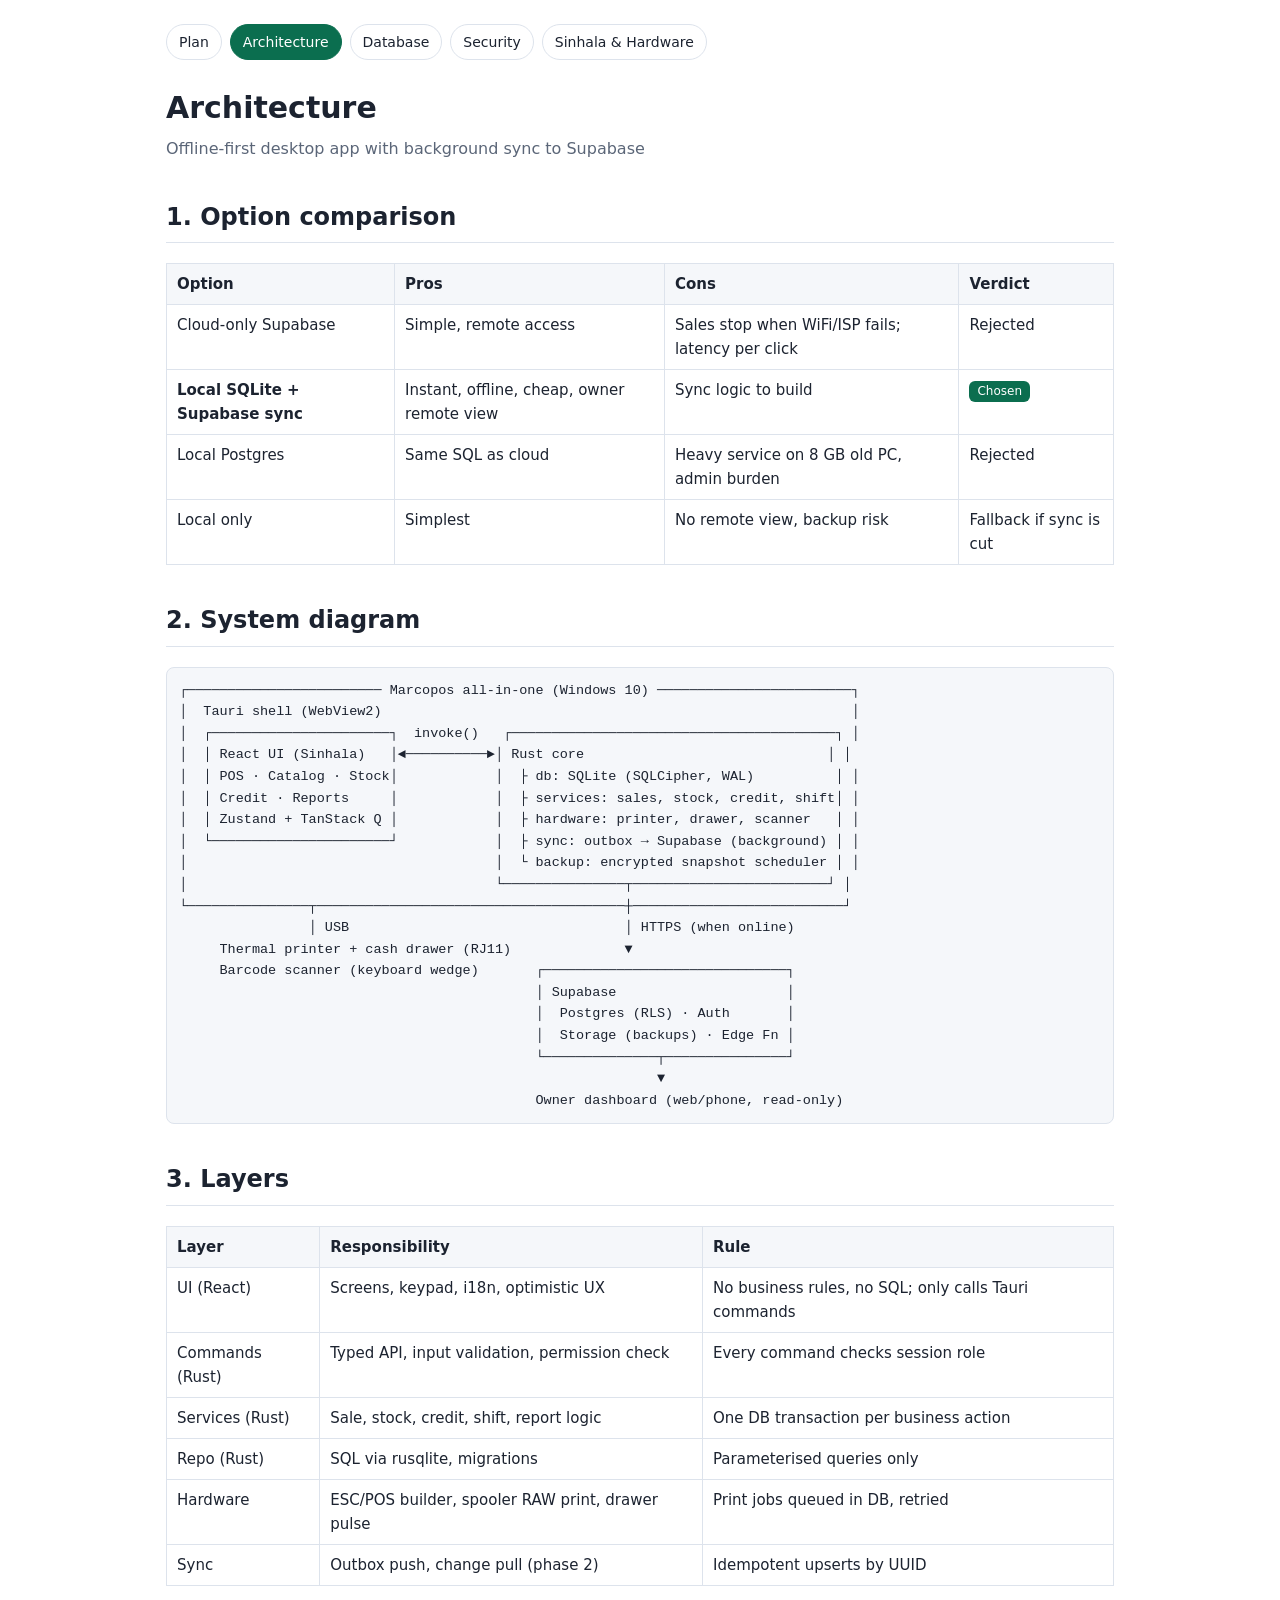
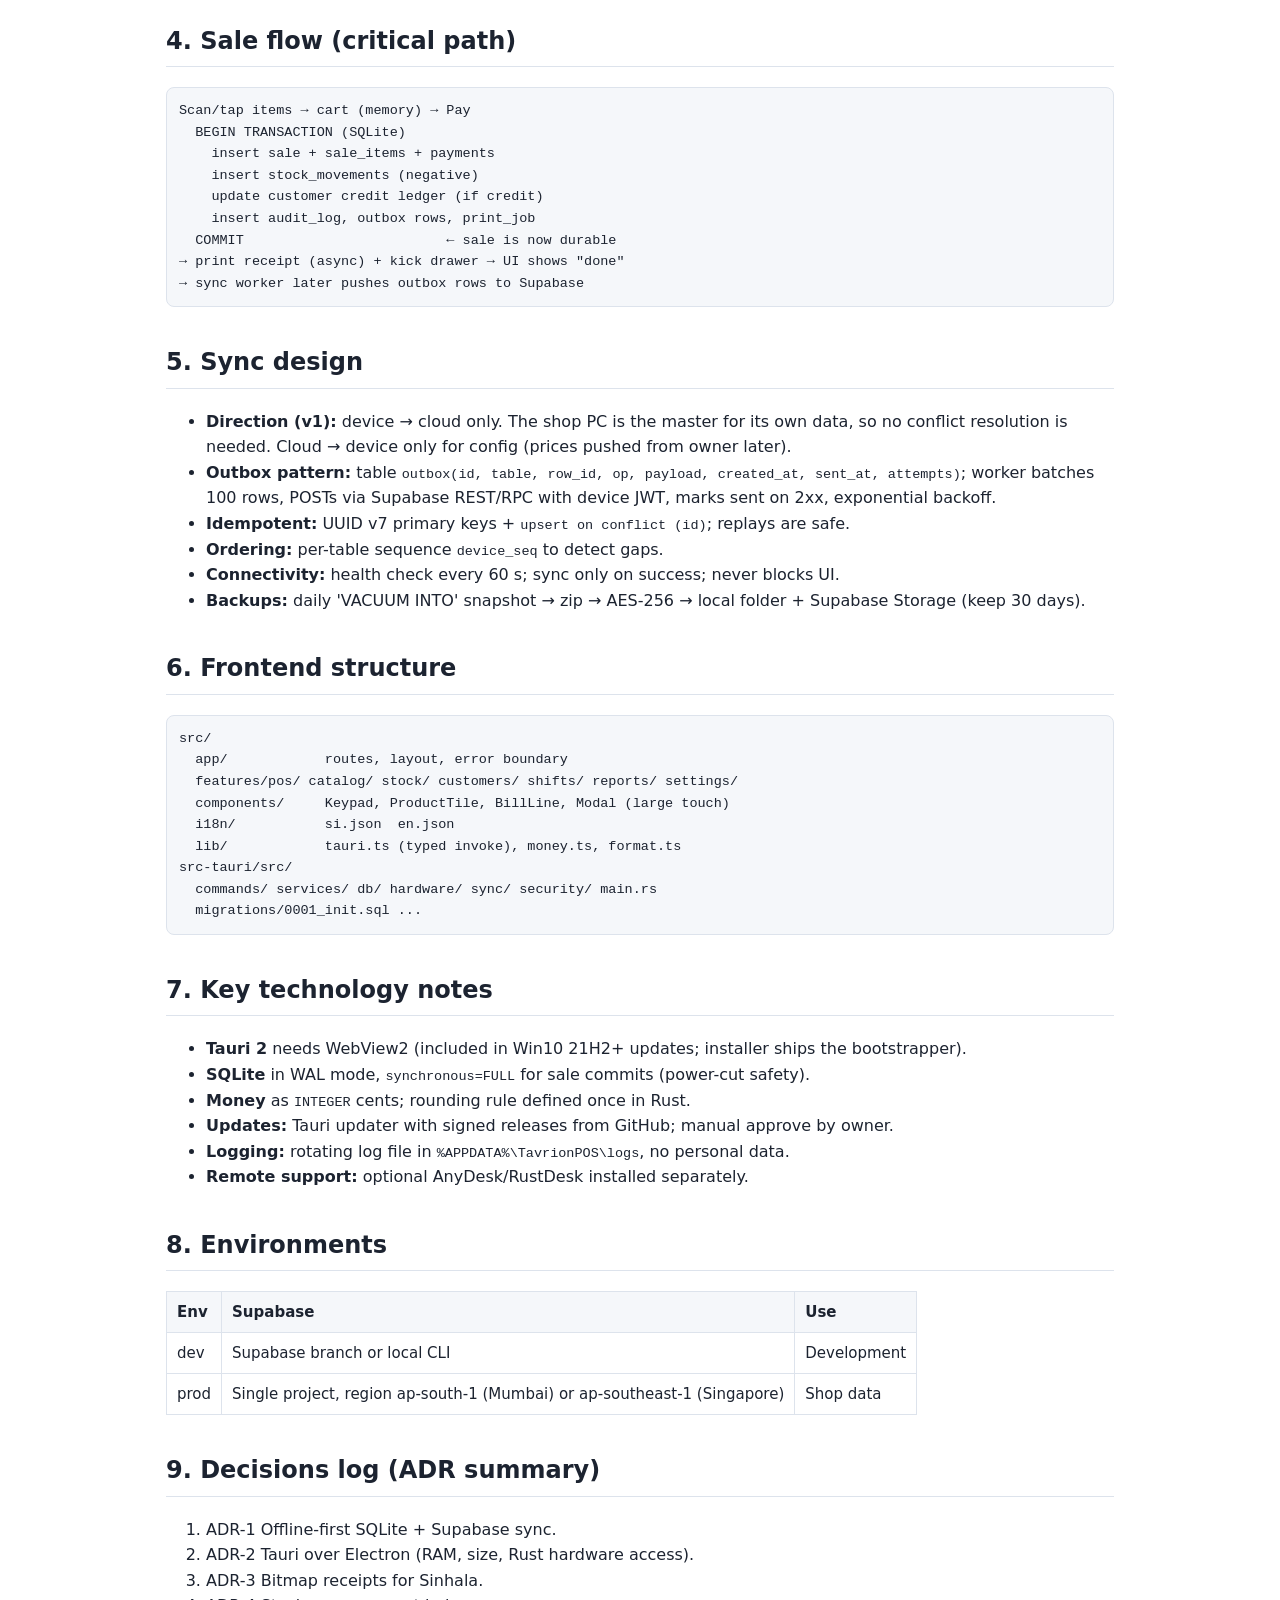
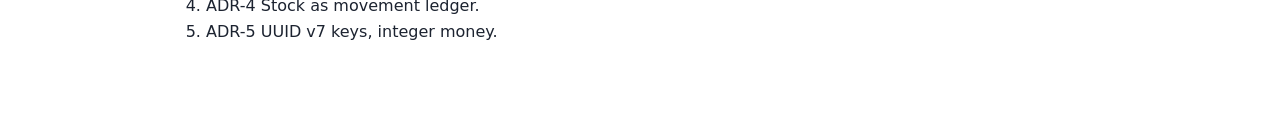
<file: docs/claude/architecture.html>
<!doctype html><html lang="en"><head><meta charset="utf-8"><meta name="viewport" content="width=device-width,initial-scale=1"><title>Tavrion POS Architecture</title><link rel="stylesheet" href="style.css"></head><body><div class="wrap">
<nav><a href="plan.html">Plan</a><a class="on" href="architecture.html">Architecture</a><a href="database.html">Database</a><a href="security.html">Security</a><a href="localization-hardware.html">Sinhala &amp; Hardware</a></nav>
<h1>Architecture</h1><p class="sub">Offline-first desktop app with background sync to Supabase</p>

<h2>1. Option comparison</h2>
<table><tr><th>Option</th><th>Pros</th><th>Cons</th><th>Verdict</th></tr>
<tr><td>Cloud-only Supabase</td><td>Simple, remote access</td><td>Sales stop when WiFi/ISP fails; latency per click</td><td>Rejected</td></tr>
<tr><td><b>Local SQLite + Supabase sync</b></td><td>Instant, offline, cheap, owner remote view</td><td>Sync logic to build</td><td><span class="tag">Chosen</span></td></tr>
<tr><td>Local Postgres</td><td>Same SQL as cloud</td><td>Heavy service on 8 GB old PC, admin burden</td><td>Rejected</td></tr>
<tr><td>Local only</td><td>Simplest</td><td>No remote view, backup risk</td><td>Fallback if sync is cut</td></tr></table>

<h2>2. System diagram</h2>
<pre>
┌──────────────────────── Marcopos all-in-one (Windows 10) ────────────────────────┐
│  Tauri shell (WebView2)                                                          │
│  ┌──────────────────────┐  invoke()   ┌────────────────────────────────────────┐ │
│  │ React UI (Sinhala)   │◄──────────►│ Rust core                              │ │
│  │ POS · Catalog · Stock│            │  ├ db: SQLite (SQLCipher, WAL)          │ │
│  │ Credit · Reports     │            │  ├ services: sales, stock, credit, shift│ │
│  │ Zustand + TanStack Q │            │  ├ hardware: printer, drawer, scanner   │ │
│  └──────────────────────┘            │  ├ sync: outbox → Supabase (background) │ │
│                                      │  └ backup: encrypted snapshot scheduler │ │
│                                      └───────────────┬────────────────────────┘ │
└───────────────┬──────────────────────────────────────┼──────────────────────────┘
                │ USB                                  │ HTTPS (when online)
     Thermal printer + cash drawer (RJ11)              ▼
     Barcode scanner (keyboard wedge)       ┌──────────────────────────────┐
                                            │ Supabase                     │
                                            │  Postgres (RLS) · Auth       │
                                            │  Storage (backups) · Edge Fn │
                                            └──────────────┬───────────────┘
                                                           ▼
                                            Owner dashboard (web/phone, read-only)
</pre>

<h2>3. Layers</h2>
<table><tr><th>Layer</th><th>Responsibility</th><th>Rule</th></tr>
<tr><td>UI (React)</td><td>Screens, keypad, i18n, optimistic UX</td><td>No business rules, no SQL; only calls Tauri commands</td></tr>
<tr><td>Commands (Rust)</td><td>Typed API, input validation, permission check</td><td>Every command checks session role</td></tr>
<tr><td>Services (Rust)</td><td>Sale, stock, credit, shift, report logic</td><td>One DB transaction per business action</td></tr>
<tr><td>Repo (Rust)</td><td>SQL via rusqlite, migrations</td><td>Parameterised queries only</td></tr>
<tr><td>Hardware</td><td>ESC/POS builder, spooler RAW print, drawer pulse</td><td>Print jobs queued in DB, retried</td></tr>
<tr><td>Sync</td><td>Outbox push, change pull (phase 2)</td><td>Idempotent upserts by UUID</td></tr></table>

<h2>4. Sale flow (critical path)</h2>
<pre>
Scan/tap items → cart (memory) → Pay
  BEGIN TRANSACTION (SQLite)
    insert sale + sale_items + payments
    insert stock_movements (negative)
    update customer credit ledger (if credit)
    insert audit_log, outbox rows, print_job
  COMMIT                         ← sale is now durable
→ print receipt (async) + kick drawer → UI shows "done"
→ sync worker later pushes outbox rows to Supabase
</pre>

<h2>5. Sync design</h2>
<ul>
<li><b>Direction (v1):</b> device → cloud only. The shop PC is the master for its own data, so no conflict resolution is needed. Cloud → device only for config (prices pushed from owner later).</li>
<li><b>Outbox pattern:</b> table <code>outbox(id, table, row_id, op, payload, created_at, sent_at, attempts)</code>; worker batches 100 rows, POSTs via Supabase REST/RPC with device JWT, marks sent on 2xx, exponential backoff.</li>
<li><b>Idempotent:</b> UUID v7 primary keys + <code>upsert on conflict (id)</code>; replays are safe.</li>
<li><b>Ordering:</b> per-table sequence <code>device_seq</code> to detect gaps.</li>
<li><b>Connectivity:</b> health check every 60 s; sync only on success; never blocks UI.</li>
<li><b>Backups:</b> daily 'VACUUM INTO' snapshot → zip → AES-256 → local folder + Supabase Storage (keep 30 days).</li>
</ul>

<h2>6. Frontend structure</h2>
<pre>
src/
  app/            routes, layout, error boundary
  features/pos/ catalog/ stock/ customers/ shifts/ reports/ settings/
  components/     Keypad, ProductTile, BillLine, Modal (large touch)
  i18n/           si.json  en.json
  lib/            tauri.ts (typed invoke), money.ts, format.ts
src-tauri/src/
  commands/ services/ db/ hardware/ sync/ security/ main.rs
  migrations/0001_init.sql ...
</pre>

<h2>7. Key technology notes</h2>
<ul>
<li><b>Tauri 2</b> needs WebView2 (included in Win10 21H2+ updates; installer ships the bootstrapper).</li>
<li><b>SQLite</b> in WAL mode, <code>synchronous=FULL</code> for sale commits (power-cut safety).</li>
<li><b>Money</b> as <code>INTEGER</code> cents; rounding rule defined once in Rust.</li>
<li><b>Updates:</b> Tauri updater with signed releases from GitHub; manual approve by owner.</li>
<li><b>Logging:</b> rotating log file in <code>%APPDATA%\TavrionPOS\logs</code>, no personal data.</li>
<li><b>Remote support:</b> optional AnyDesk/RustDesk installed separately.</li>
</ul>

<h2>8. Environments</h2>
<table><tr><th>Env</th><th>Supabase</th><th>Use</th></tr><tr><td>dev</td><td>Supabase branch or local CLI</td><td>Development</td></tr><tr><td>prod</td><td>Single project, region ap-south-1 (Mumbai) or ap-southeast-1 (Singapore)</td><td>Shop data</td></tr></table>

<h2>9. Decisions log (ADR summary)</h2>
<ol><li>ADR-1 Offline-first SQLite + Supabase sync.</li><li>ADR-2 Tauri over Electron (RAM, size, Rust hardware access).</li><li>ADR-3 Bitmap receipts for Sinhala.</li><li>ADR-4 Stock as movement ledger.</li><li>ADR-5 UUID v7 keys, integer money.</li></ol>
</div></body></html>
</file>
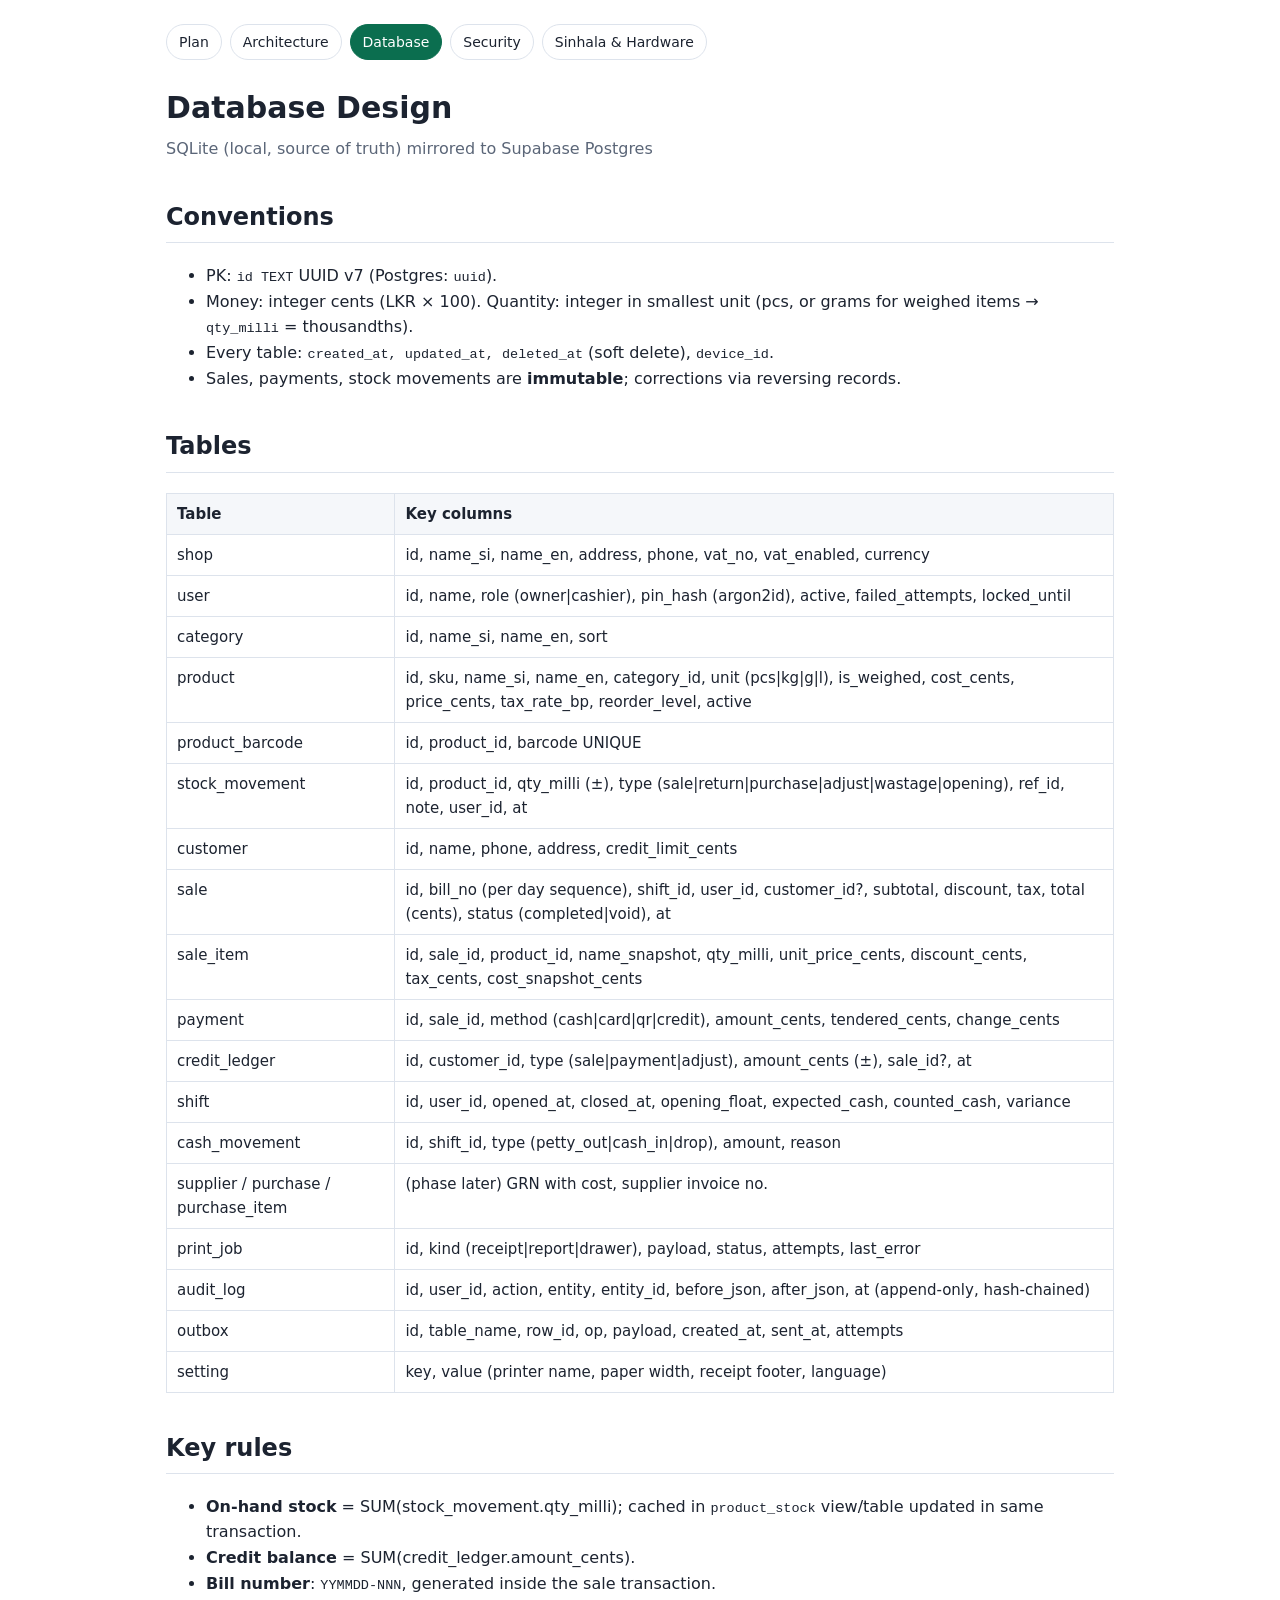
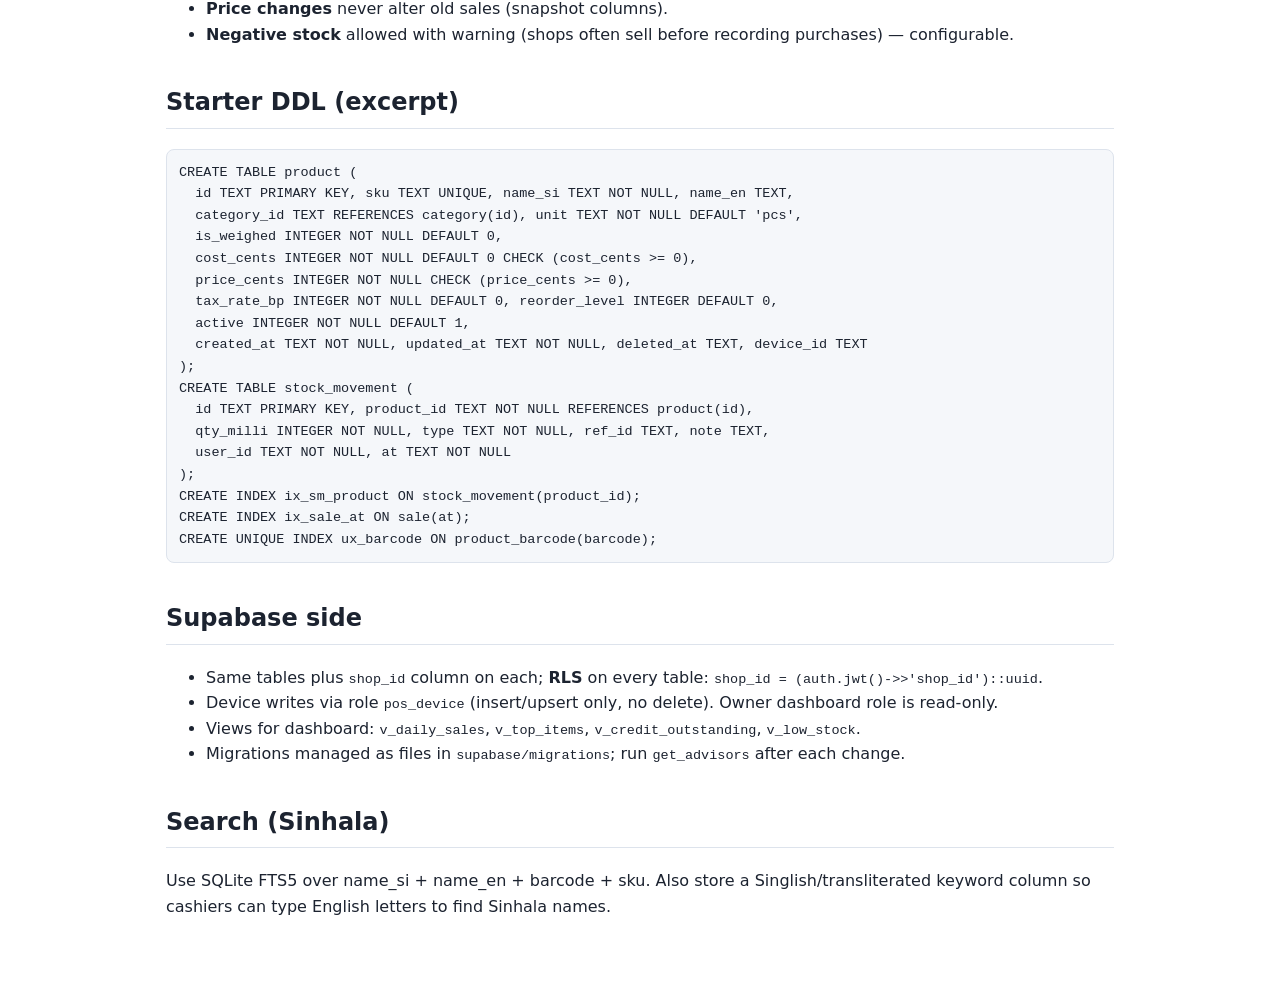
<file: docs/claude/database.html>
<!doctype html><html lang="en"><head><meta charset="utf-8"><meta name="viewport" content="width=device-width,initial-scale=1"><title>Tavrion POS Database</title><link rel="stylesheet" href="style.css"></head><body><div class="wrap">
<nav><a href="plan.html">Plan</a><a href="architecture.html">Architecture</a><a class="on" href="database.html">Database</a><a href="security.html">Security</a><a href="localization-hardware.html">Sinhala &amp; Hardware</a></nav>
<h1>Database Design</h1><p class="sub">SQLite (local, source of truth) mirrored to Supabase Postgres</p>

<h2>Conventions</h2>
<ul><li>PK: <code>id TEXT</code> UUID v7 (Postgres: <code>uuid</code>).</li><li>Money: integer cents (LKR × 100). Quantity: integer in smallest unit (pcs, or grams for weighed items → <code>qty_milli</code> = thousandths).</li><li>Every table: <code>created_at, updated_at, deleted_at</code> (soft delete), <code>device_id</code>.</li><li>Sales, payments, stock movements are <b>immutable</b>; corrections via reversing records.</li></ul>

<h2>Tables</h2>
<table><tr><th>Table</th><th>Key columns</th></tr>
<tr><td>shop</td><td>id, name_si, name_en, address, phone, vat_no, vat_enabled, currency</td></tr>
<tr><td>user</td><td>id, name, role (owner|cashier), pin_hash (argon2id), active, failed_attempts, locked_until</td></tr>
<tr><td>category</td><td>id, name_si, name_en, sort</td></tr>
<tr><td>product</td><td>id, sku, name_si, name_en, category_id, unit (pcs|kg|g|l), is_weighed, cost_cents, price_cents, tax_rate_bp, reorder_level, active</td></tr>
<tr><td>product_barcode</td><td>id, product_id, barcode UNIQUE</td></tr>
<tr><td>stock_movement</td><td>id, product_id, qty_milli (±), type (sale|return|purchase|adjust|wastage|opening), ref_id, note, user_id, at</td></tr>
<tr><td>customer</td><td>id, name, phone, address, credit_limit_cents</td></tr>
<tr><td>sale</td><td>id, bill_no (per day sequence), shift_id, user_id, customer_id?, subtotal, discount, tax, total (cents), status (completed|void), at</td></tr>
<tr><td>sale_item</td><td>id, sale_id, product_id, name_snapshot, qty_milli, unit_price_cents, discount_cents, tax_cents, cost_snapshot_cents</td></tr>
<tr><td>payment</td><td>id, sale_id, method (cash|card|qr|credit), amount_cents, tendered_cents, change_cents</td></tr>
<tr><td>credit_ledger</td><td>id, customer_id, type (sale|payment|adjust), amount_cents (±), sale_id?, at</td></tr>
<tr><td>shift</td><td>id, user_id, opened_at, closed_at, opening_float, expected_cash, counted_cash, variance</td></tr>
<tr><td>cash_movement</td><td>id, shift_id, type (petty_out|cash_in|drop), amount, reason</td></tr>
<tr><td>supplier / purchase / purchase_item</td><td>(phase later) GRN with cost, supplier invoice no.</td></tr>
<tr><td>print_job</td><td>id, kind (receipt|report|drawer), payload, status, attempts, last_error</td></tr>
<tr><td>audit_log</td><td>id, user_id, action, entity, entity_id, before_json, after_json, at (append-only, hash-chained)</td></tr>
<tr><td>outbox</td><td>id, table_name, row_id, op, payload, created_at, sent_at, attempts</td></tr>
<tr><td>setting</td><td>key, value (printer name, paper width, receipt footer, language)</td></tr></table>

<h2>Key rules</h2>
<ul><li><b>On-hand stock</b> = SUM(stock_movement.qty_milli); cached in <code>product_stock</code> view/table updated in same transaction.</li><li><b>Credit balance</b> = SUM(credit_ledger.amount_cents).</li><li><b>Bill number</b>: <code>YYMMDD-NNN</code>, generated inside the sale transaction.</li><li><b>Price changes</b> never alter old sales (snapshot columns).</li><li><b>Negative stock</b> allowed with warning (shops often sell before recording purchases) — configurable.</li></ul>

<h2>Starter DDL (excerpt)</h2>
<pre>
CREATE TABLE product (
  id TEXT PRIMARY KEY, sku TEXT UNIQUE, name_si TEXT NOT NULL, name_en TEXT,
  category_id TEXT REFERENCES category(id), unit TEXT NOT NULL DEFAULT 'pcs',
  is_weighed INTEGER NOT NULL DEFAULT 0,
  cost_cents INTEGER NOT NULL DEFAULT 0 CHECK (cost_cents &gt;= 0),
  price_cents INTEGER NOT NULL CHECK (price_cents &gt;= 0),
  tax_rate_bp INTEGER NOT NULL DEFAULT 0, reorder_level INTEGER DEFAULT 0,
  active INTEGER NOT NULL DEFAULT 1,
  created_at TEXT NOT NULL, updated_at TEXT NOT NULL, deleted_at TEXT, device_id TEXT
);
CREATE TABLE stock_movement (
  id TEXT PRIMARY KEY, product_id TEXT NOT NULL REFERENCES product(id),
  qty_milli INTEGER NOT NULL, type TEXT NOT NULL, ref_id TEXT, note TEXT,
  user_id TEXT NOT NULL, at TEXT NOT NULL
);
CREATE INDEX ix_sm_product ON stock_movement(product_id);
CREATE INDEX ix_sale_at ON sale(at);
CREATE UNIQUE INDEX ux_barcode ON product_barcode(barcode);
</pre>

<h2>Supabase side</h2>
<ul><li>Same tables plus <code>shop_id</code> column on each; <b>RLS</b> on every table: <code>shop_id = (auth.jwt()-&gt;&gt;'shop_id')::uuid</code>.</li><li>Device writes via role <code>pos_device</code> (insert/upsert only, no delete). Owner dashboard role is read-only.</li><li>Views for dashboard: <code>v_daily_sales</code>, <code>v_top_items</code>, <code>v_credit_outstanding</code>, <code>v_low_stock</code>.</li><li>Migrations managed as files in <code>supabase/migrations</code>; run <code>get_advisors</code> after each change.</li></ul>

<h2>Search (Sinhala)</h2>
<p>Use SQLite FTS5 over name_si + name_en + barcode + sku. Also store a Singlish/transliterated keyword column so cashiers can type English letters to find Sinhala names.</p>
</div></body></html>
</file>
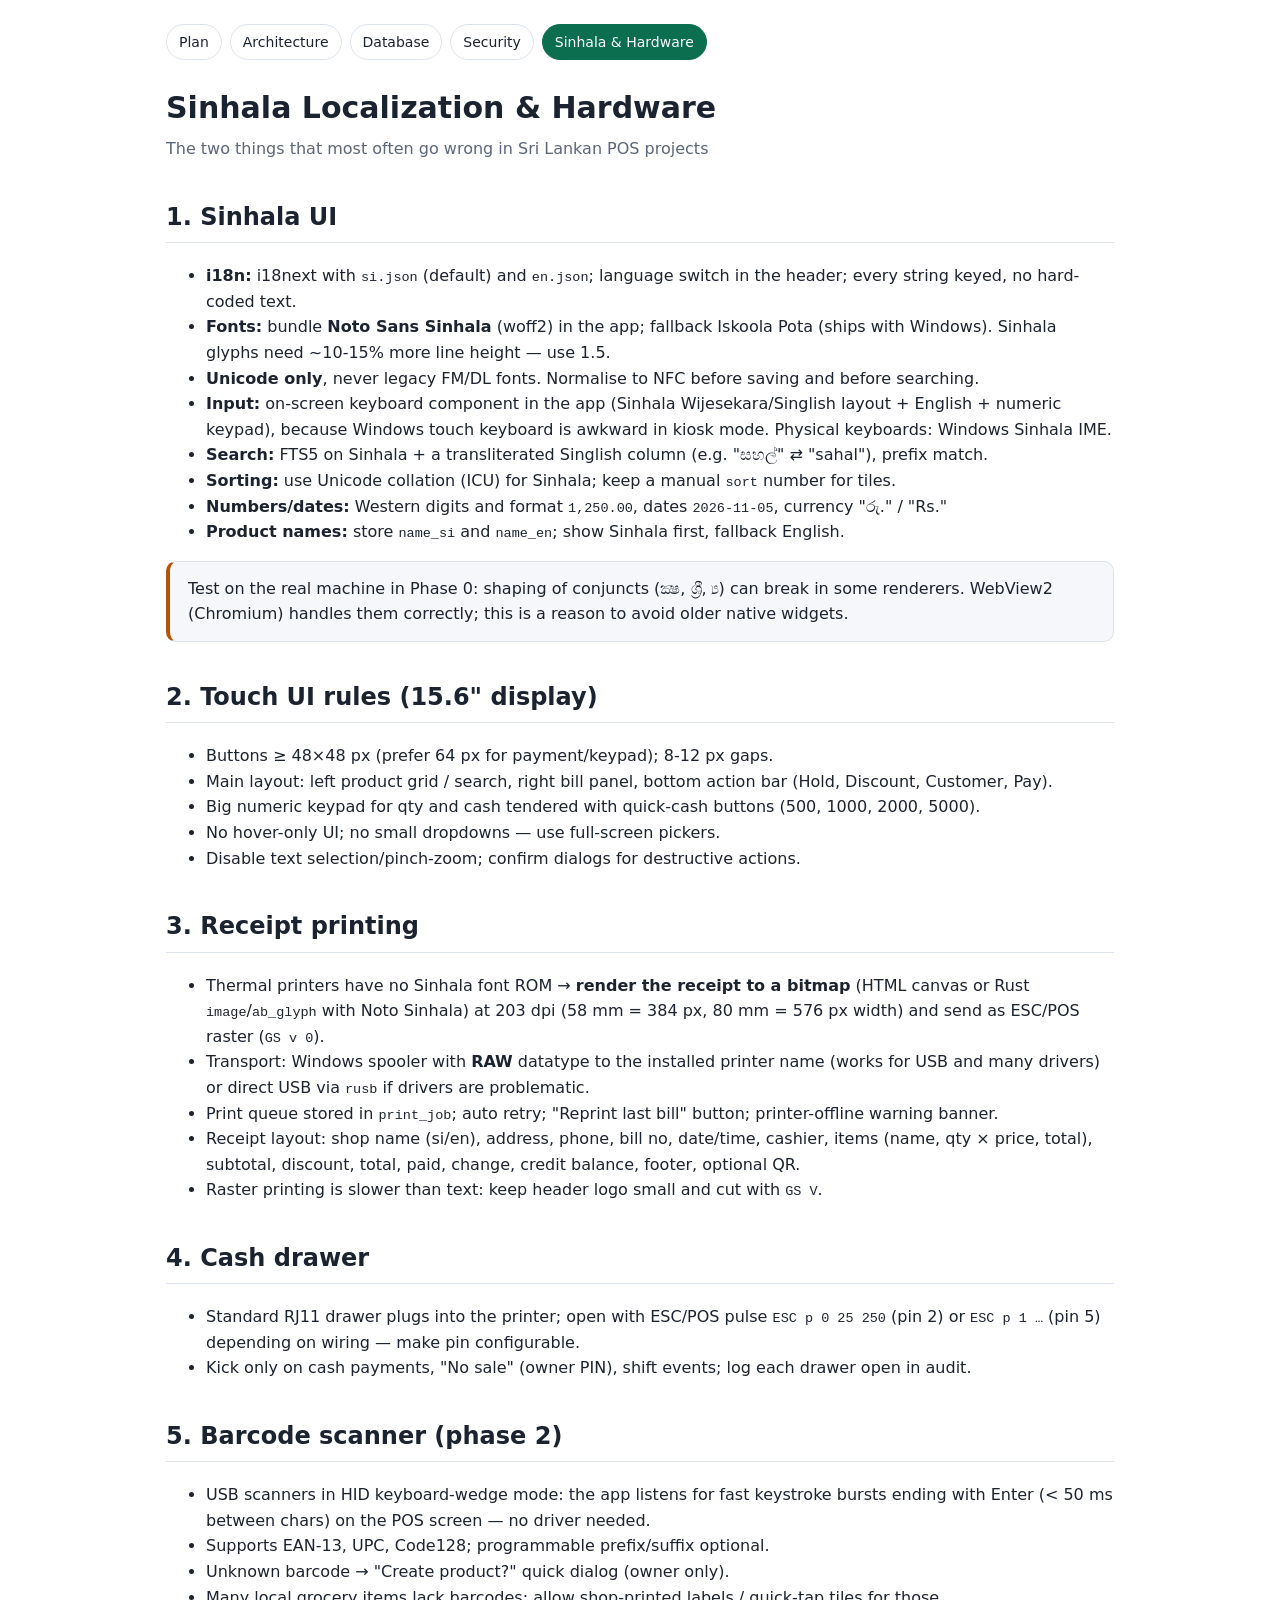
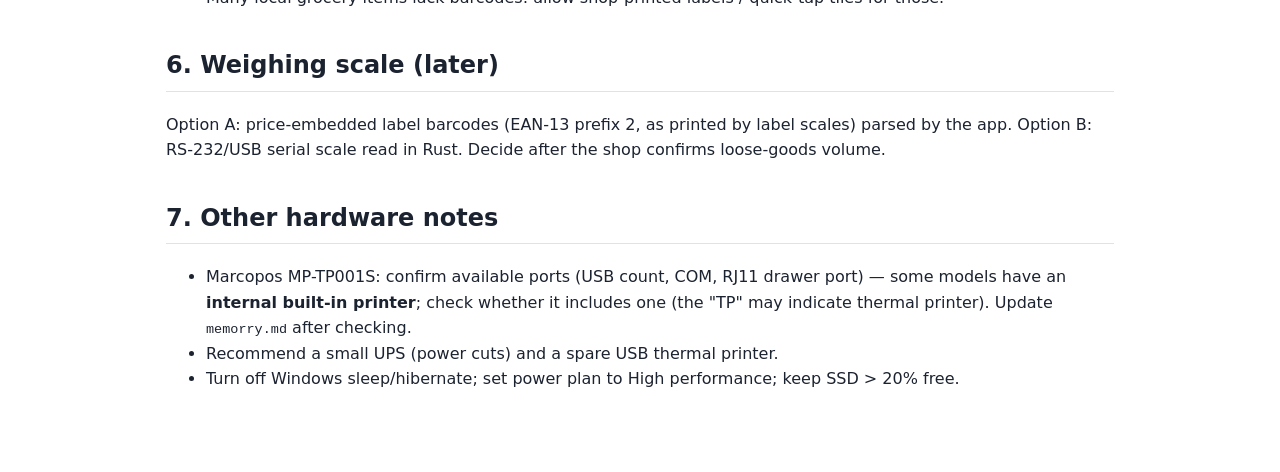
<file: docs/claude/localization-hardware.html>
<!doctype html><html lang="en"><head><meta charset="utf-8"><meta name="viewport" content="width=device-width,initial-scale=1"><title>Sinhala and Hardware</title><link rel="stylesheet" href="style.css"></head><body><div class="wrap">
<nav><a href="plan.html">Plan</a><a href="architecture.html">Architecture</a><a href="database.html">Database</a><a href="security.html">Security</a><a class="on" href="localization-hardware.html">Sinhala &amp; Hardware</a></nav>
<h1>Sinhala Localization &amp; Hardware</h1><p class="sub">The two things that most often go wrong in Sri Lankan POS projects</p>

<h2>1. Sinhala UI</h2>
<ul><li><b>i18n:</b> i18next with <code>si.json</code> (default) and <code>en.json</code>; language switch in the header; every string keyed, no hard-coded text.</li><li><b>Fonts:</b> bundle <b>Noto Sans Sinhala</b> (woff2) in the app; fallback Iskoola Pota (ships with Windows). Sinhala glyphs need ~10-15% more line height — use 1.5.</li><li><b>Unicode only</b>, never legacy FM/DL fonts. Normalise to NFC before saving and before searching.</li><li><b>Input:</b> on-screen keyboard component in the app (Sinhala Wijesekara/Singlish layout + English + numeric keypad), because Windows touch keyboard is awkward in kiosk mode. Physical keyboards: Windows Sinhala IME.</li><li><b>Search:</b> FTS5 on Sinhala + a transliterated Singlish column (e.g. "සහල්" ⇄ "sahal"), prefix match.</li><li><b>Sorting:</b> use Unicode collation (ICU) for Sinhala; keep a manual <code>sort</code> number for tiles.</li><li><b>Numbers/dates:</b> Western digits and format <code>1,250.00</code>, dates <code>2026-11-05</code>, currency "රු." / "Rs."</li><li><b>Product names:</b> store <code>name_si</code> and <code>name_en</code>; show Sinhala first, fallback English.</li></ul>
<div class="card warn">Test on the real machine in Phase 0: shaping of conjuncts (ක්‍ෂ, ශ්‍රී, ්‍ය) can break in some renderers. WebView2 (Chromium) handles them correctly; this is a reason to avoid older native widgets.</div>

<h2>2. Touch UI rules (15.6" display)</h2>
<ul><li>Buttons ≥ 48×48 px (prefer 64 px for payment/keypad); 8-12 px gaps.</li><li>Main layout: left product grid / search, right bill panel, bottom action bar (Hold, Discount, Customer, Pay).</li><li>Big numeric keypad for qty and cash tendered with quick-cash buttons (500, 1000, 2000, 5000).</li><li>No hover-only UI; no small dropdowns — use full-screen pickers.</li><li>Disable text selection/pinch-zoom; confirm dialogs for destructive actions.</li></ul>

<h2>3. Receipt printing</h2>
<ul><li>Thermal printers have no Sinhala font ROM → <b>render the receipt to a bitmap</b> (HTML canvas or Rust <code>image</code>/<code>ab_glyph</code> with Noto Sinhala) at 203 dpi (58 mm = 384 px, 80 mm = 576 px width) and send as ESC/POS raster (<code>GS v 0</code>).</li><li>Transport: Windows spooler with <b>RAW</b> datatype to the installed printer name (works for USB and many drivers) or direct USB via <code>rusb</code> if drivers are problematic.</li><li>Print queue stored in <code>print_job</code>; auto retry; "Reprint last bill" button; printer-offline warning banner.</li><li>Receipt layout: shop name (si/en), address, phone, bill no, date/time, cashier, items (name, qty × price, total), subtotal, discount, total, paid, change, credit balance, footer, optional QR.</li><li>Raster printing is slower than text: keep header logo small and cut with <code>GS V</code>.</li></ul>

<h2>4. Cash drawer</h2>
<ul><li>Standard RJ11 drawer plugs into the printer; open with ESC/POS pulse <code>ESC p 0 25 250</code> (pin 2) or <code>ESC p 1 …</code> (pin 5) depending on wiring — make pin configurable.</li><li>Kick only on cash payments, "No sale" (owner PIN), shift events; log each drawer open in audit.</li></ul>

<h2>5. Barcode scanner (phase 2)</h2>
<ul><li>USB scanners in HID keyboard-wedge mode: the app listens for fast keystroke bursts ending with Enter (&lt; 50 ms between chars) on the POS screen — no driver needed.</li><li>Supports EAN-13, UPC, Code128; programmable prefix/suffix optional.</li><li>Unknown barcode → "Create product?" quick dialog (owner only).</li><li>Many local grocery items lack barcodes: allow shop-printed labels / quick-tap tiles for those.</li></ul>

<h2>6. Weighing scale (later)</h2>
<p>Option A: price-embedded label barcodes (EAN-13 prefix 2, as printed by label scales) parsed by the app. Option B: RS-232/USB serial scale read in Rust. Decide after the shop confirms loose-goods volume.</p>

<h2>7. Other hardware notes</h2>
<ul><li>Marcopos MP-TP001S: confirm available ports (USB count, COM, RJ11 drawer port) — some models have an <b>internal built-in printer</b>; check whether it includes one (the "TP" may indicate thermal printer). Update <code>memorry.md</code> after checking.</li><li>Recommend a small UPS (power cuts) and a spare USB thermal printer.</li><li>Turn off Windows sleep/hibernate; set power plan to High performance; keep SSD &gt; 20% free.</li></ul>
</div></body></html>
</file>
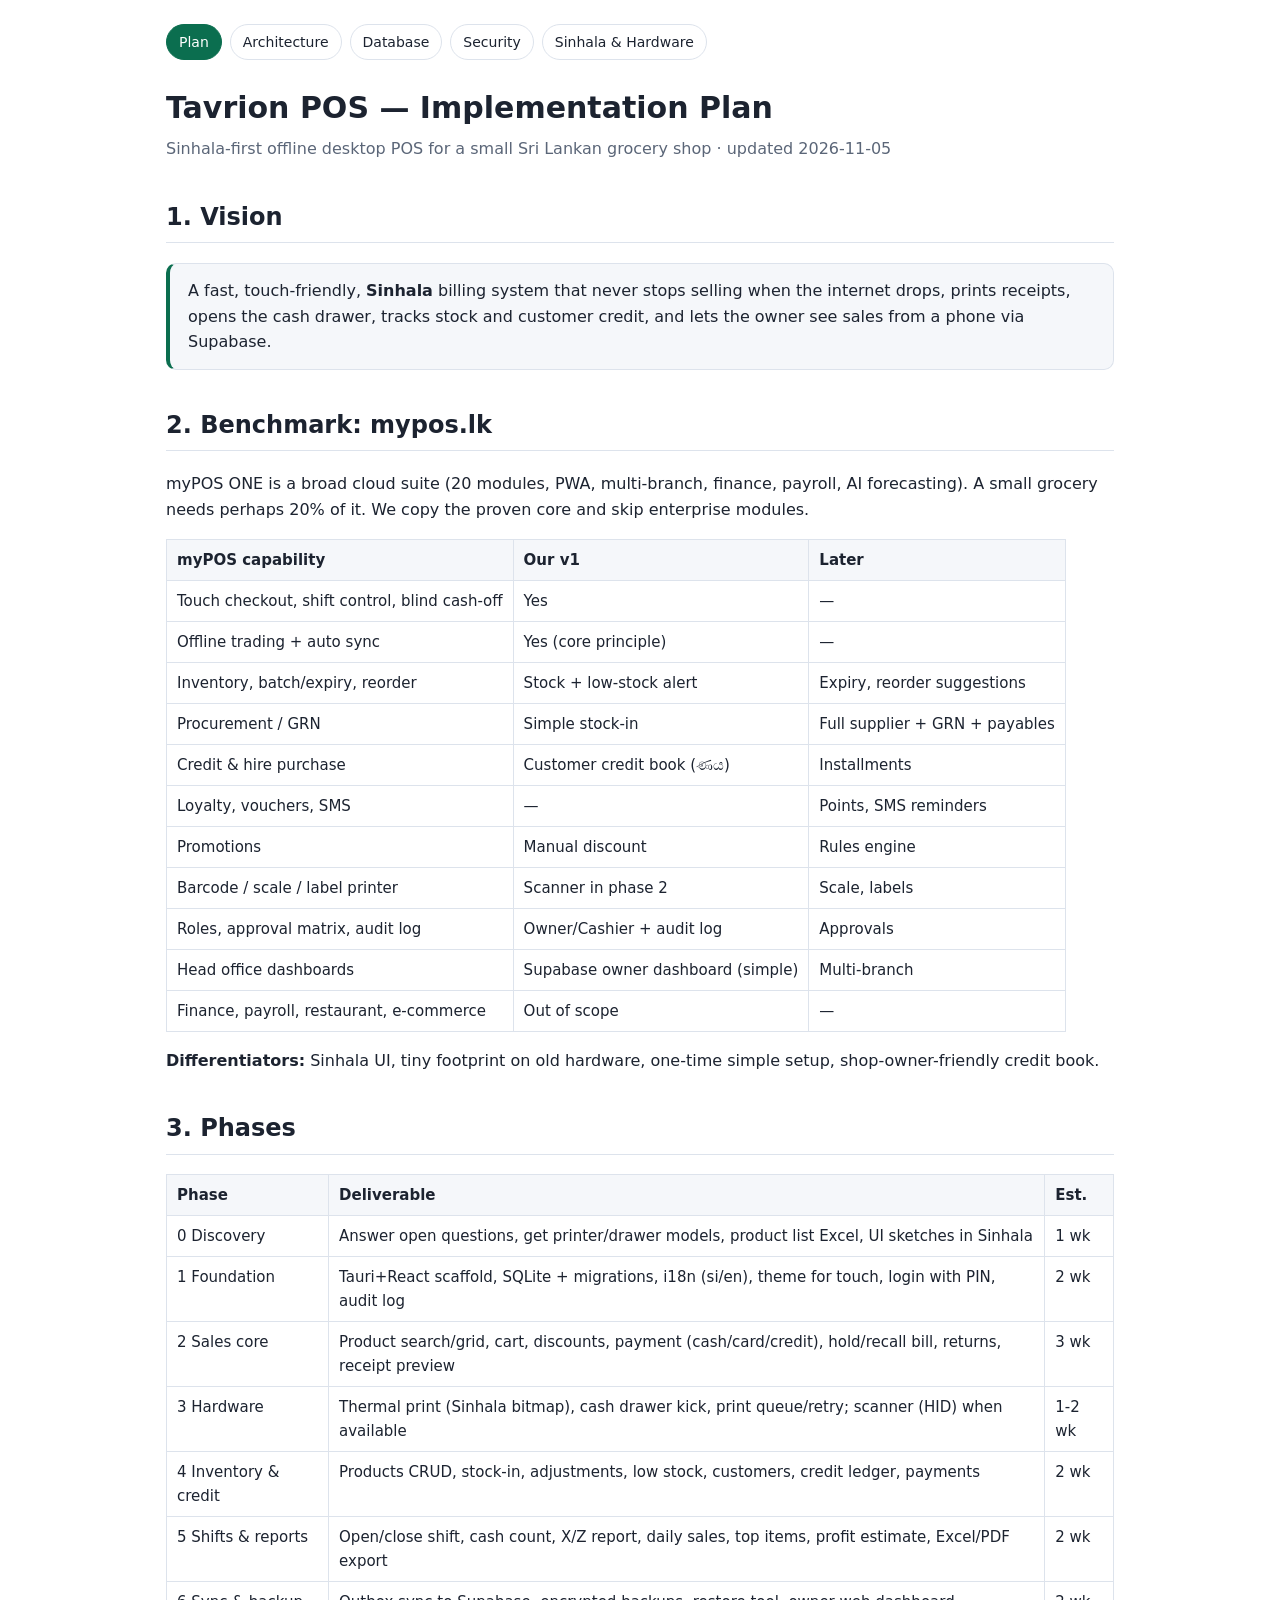
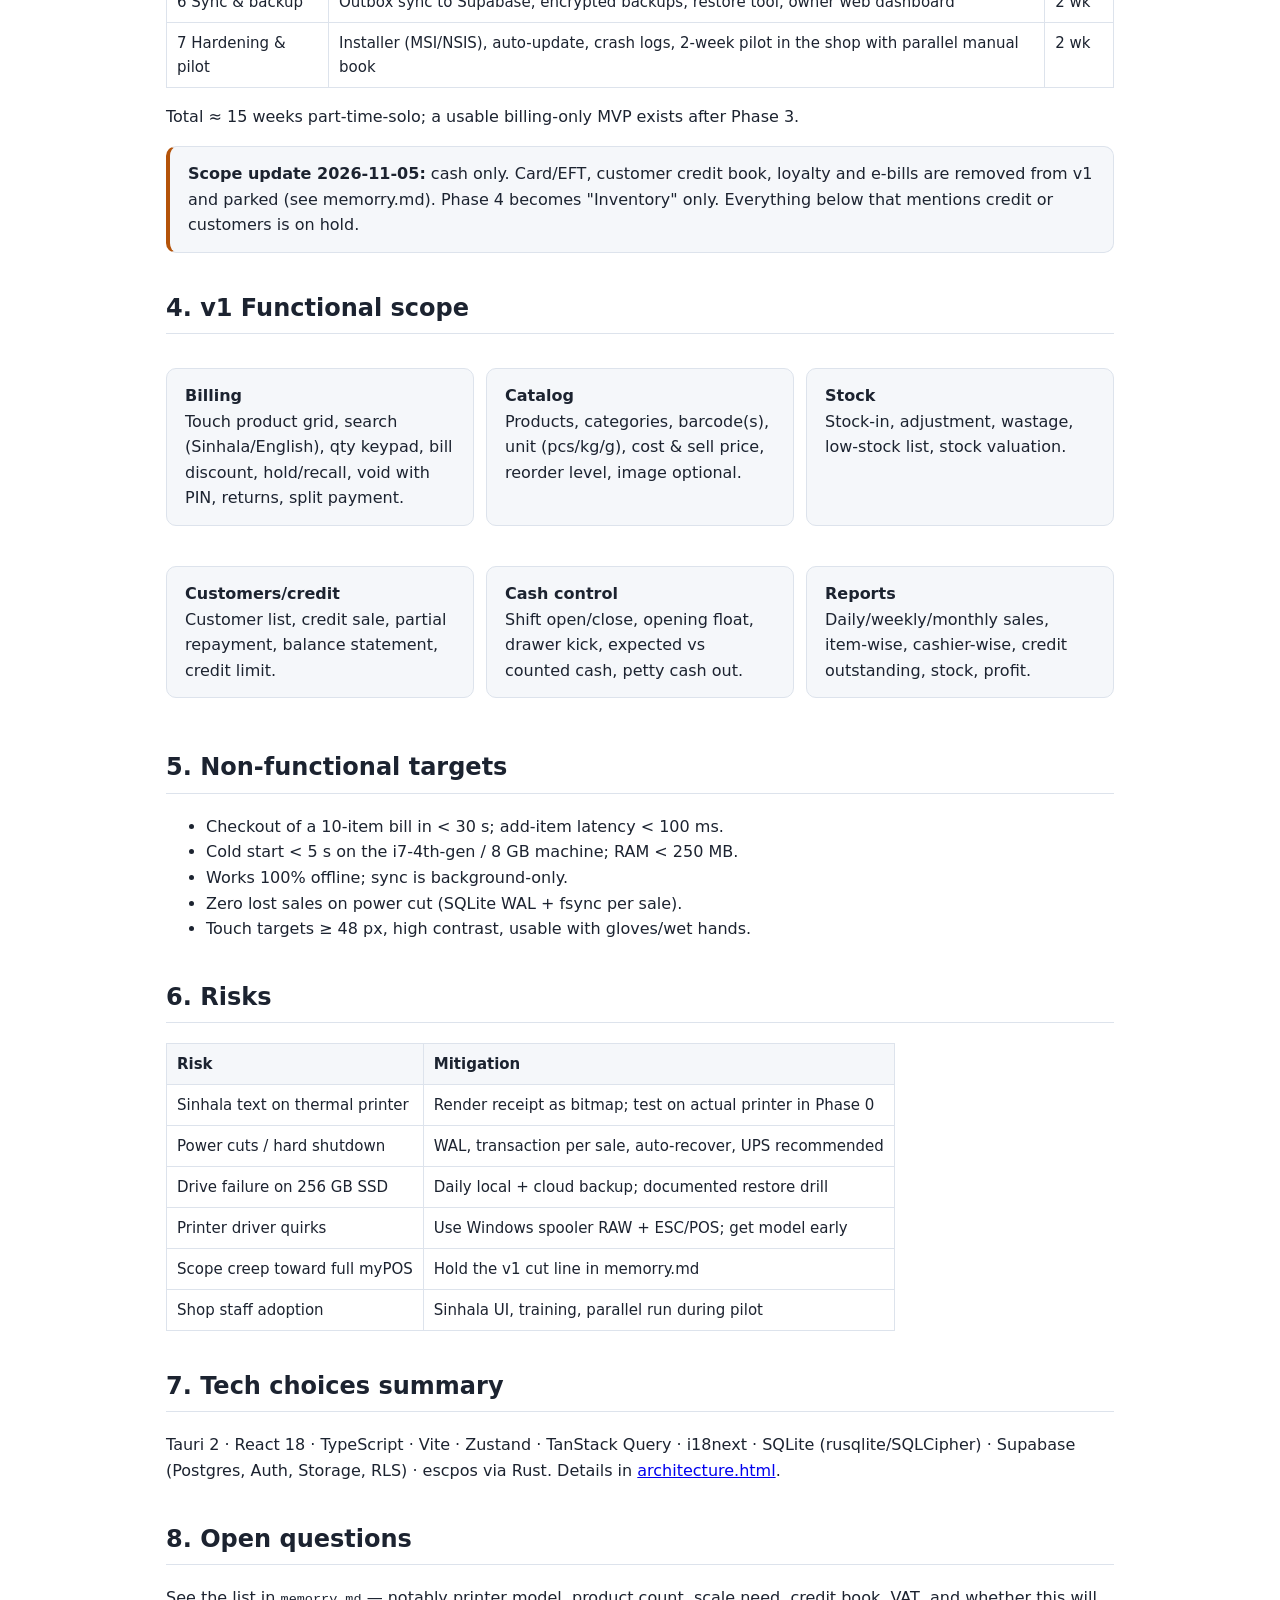
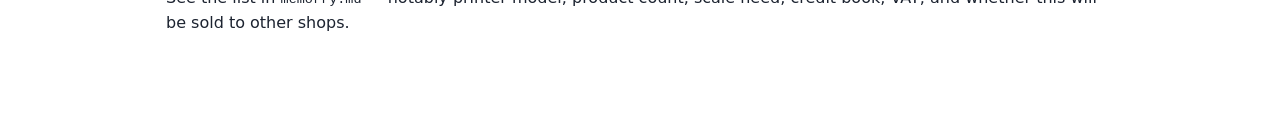
<file: docs/claude/plan.html>
<!doctype html><html lang="en"><head><meta charset="utf-8"><meta name="viewport" content="width=device-width,initial-scale=1"><title>Tavrion POS Plan</title><link rel="stylesheet" href="style.css"></head><body><div class="wrap">
<nav><a class="on" href="plan.html">Plan</a><a href="architecture.html">Architecture</a><a href="database.html">Database</a><a href="security.html">Security</a><a href="localization-hardware.html">Sinhala &amp; Hardware</a></nav>
<h1>Tavrion POS — Implementation Plan</h1><p class="sub">Sinhala-first offline desktop POS for a small Sri Lankan grocery shop · updated 2026-11-05</p>

<h2>1. Vision</h2>
<div class="card ok">A fast, touch-friendly, <b>Sinhala</b> billing system that never stops selling when the internet drops, prints receipts, opens the cash drawer, tracks stock and customer credit, and lets the owner see sales from a phone via Supabase.</div>

<h2>2. Benchmark: mypos.lk</h2>
<p>myPOS ONE is a broad cloud suite (20 modules, PWA, multi-branch, finance, payroll, AI forecasting). A small grocery needs perhaps 20% of it. We copy the proven core and skip enterprise modules.</p>
<table><tr><th>myPOS capability</th><th>Our v1</th><th>Later</th></tr>
<tr><td>Touch checkout, shift control, blind cash-off</td><td>Yes</td><td>—</td></tr>
<tr><td>Offline trading + auto sync</td><td>Yes (core principle)</td><td>—</td></tr>
<tr><td>Inventory, batch/expiry, reorder</td><td>Stock + low-stock alert</td><td>Expiry, reorder suggestions</td></tr>
<tr><td>Procurement / GRN</td><td>Simple stock-in</td><td>Full supplier + GRN + payables</td></tr>
<tr><td>Credit &amp; hire purchase</td><td>Customer credit book (ණය)</td><td>Installments</td></tr>
<tr><td>Loyalty, vouchers, SMS</td><td>—</td><td>Points, SMS reminders</td></tr>
<tr><td>Promotions</td><td>Manual discount</td><td>Rules engine</td></tr>
<tr><td>Barcode / scale / label printer</td><td>Scanner in phase 2</td><td>Scale, labels</td></tr>
<tr><td>Roles, approval matrix, audit log</td><td>Owner/Cashier + audit log</td><td>Approvals</td></tr>
<tr><td>Head office dashboards</td><td>Supabase owner dashboard (simple)</td><td>Multi-branch</td></tr>
<tr><td>Finance, payroll, restaurant, e-commerce</td><td>Out of scope</td><td>—</td></tr></table>
<p><b>Differentiators:</b> Sinhala UI, tiny footprint on old hardware, one-time simple setup, shop-owner-friendly credit book.</p>

<h2>3. Phases</h2>
<table><tr><th>Phase</th><th>Deliverable</th><th>Est.</th></tr>
<tr><td>0 Discovery</td><td>Answer open questions, get printer/drawer models, product list Excel, UI sketches in Sinhala</td><td>1 wk</td></tr>
<tr><td>1 Foundation</td><td>Tauri+React scaffold, SQLite + migrations, i18n (si/en), theme for touch, login with PIN, audit log</td><td>2 wk</td></tr>
<tr><td>2 Sales core</td><td>Product search/grid, cart, discounts, payment (cash/card/credit), hold/recall bill, returns, receipt preview</td><td>3 wk</td></tr>
<tr><td>3 Hardware</td><td>Thermal print (Sinhala bitmap), cash drawer kick, print queue/retry; scanner (HID) when available</td><td>1-2 wk</td></tr>
<tr><td>4 Inventory &amp; credit</td><td>Products CRUD, stock-in, adjustments, low stock, customers, credit ledger, payments</td><td>2 wk</td></tr>
<tr><td>5 Shifts &amp; reports</td><td>Open/close shift, cash count, X/Z report, daily sales, top items, profit estimate, Excel/PDF export</td><td>2 wk</td></tr>
<tr><td>6 Sync &amp; backup</td><td>Outbox sync to Supabase, encrypted backups, restore tool, owner web dashboard</td><td>2 wk</td></tr>
<tr><td>7 Hardening &amp; pilot</td><td>Installer (MSI/NSIS), auto-update, crash logs, 2-week pilot in the shop with parallel manual book</td><td>2 wk</td></tr></table>
<p>Total ≈ 15 weeks part-time-solo; a usable billing-only MVP exists after Phase 3.</p>

<div class="card warn"><b>Scope update 2026-11-05:</b> cash only. Card/EFT, customer credit book, loyalty and e-bills are removed from v1 and parked (see memorry.md). Phase 4 becomes "Inventory" only. Everything below that mentions credit or customers is on hold.</div>
<h2>4. v1 Functional scope</h2>
<div class="grid">
<div class="card"><b>Billing</b><br>Touch product grid, search (Sinhala/English), qty keypad, bill discount, hold/recall, void with PIN, returns, split payment.</div>
<div class="card"><b>Catalog</b><br>Products, categories, barcode(s), unit (pcs/kg/g), cost &amp; sell price, reorder level, image optional.</div>
<div class="card"><b>Stock</b><br>Stock-in, adjustment, wastage, low-stock list, stock valuation.</div>
<div class="card"><b>Customers/credit</b><br>Customer list, credit sale, partial repayment, balance statement, credit limit.</div>
<div class="card"><b>Cash control</b><br>Shift open/close, opening float, drawer kick, expected vs counted cash, petty cash out.</div>
<div class="card"><b>Reports</b><br>Daily/weekly/monthly sales, item-wise, cashier-wise, credit outstanding, stock, profit.</div></div>

<h2>5. Non-functional targets</h2>
<ul><li>Checkout of a 10-item bill in &lt; 30 s; add-item latency &lt; 100 ms.</li><li>Cold start &lt; 5 s on the i7-4th-gen / 8 GB machine; RAM &lt; 250 MB.</li><li>Works 100% offline; sync is background-only.</li><li>Zero lost sales on power cut (SQLite WAL + fsync per sale).</li><li>Touch targets ≥ 48 px, high contrast, usable with gloves/wet hands.</li></ul>

<h2>6. Risks</h2>
<table><tr><th>Risk</th><th>Mitigation</th></tr>
<tr><td>Sinhala text on thermal printer</td><td>Render receipt as bitmap; test on actual printer in Phase 0</td></tr>
<tr><td>Power cuts / hard shutdown</td><td>WAL, transaction per sale, auto-recover, UPS recommended</td></tr>
<tr><td>Drive failure on 256 GB SSD</td><td>Daily local + cloud backup; documented restore drill</td></tr>
<tr><td>Printer driver quirks</td><td>Use Windows spooler RAW + ESC/POS; get model early</td></tr>
<tr><td>Scope creep toward full myPOS</td><td>Hold the v1 cut line in memorry.md</td></tr>
<tr><td>Shop staff adoption</td><td>Sinhala UI, training, parallel run during pilot</td></tr></table>

<h2>7. Tech choices summary</h2>
<p>Tauri 2 · React 18 · TypeScript · Vite · Zustand · TanStack Query · i18next · SQLite (rusqlite/SQLCipher) · Supabase (Postgres, Auth, Storage, RLS) · escpos via Rust. Details in <a href="architecture.html">architecture.html</a>.</p>

<h2>8. Open questions</h2>
<p>See the list in <code>memorry.md</code> — notably printer model, product count, scale need, credit book, VAT, and whether this will be sold to other shops.</p>
</div></body></html>
</file>
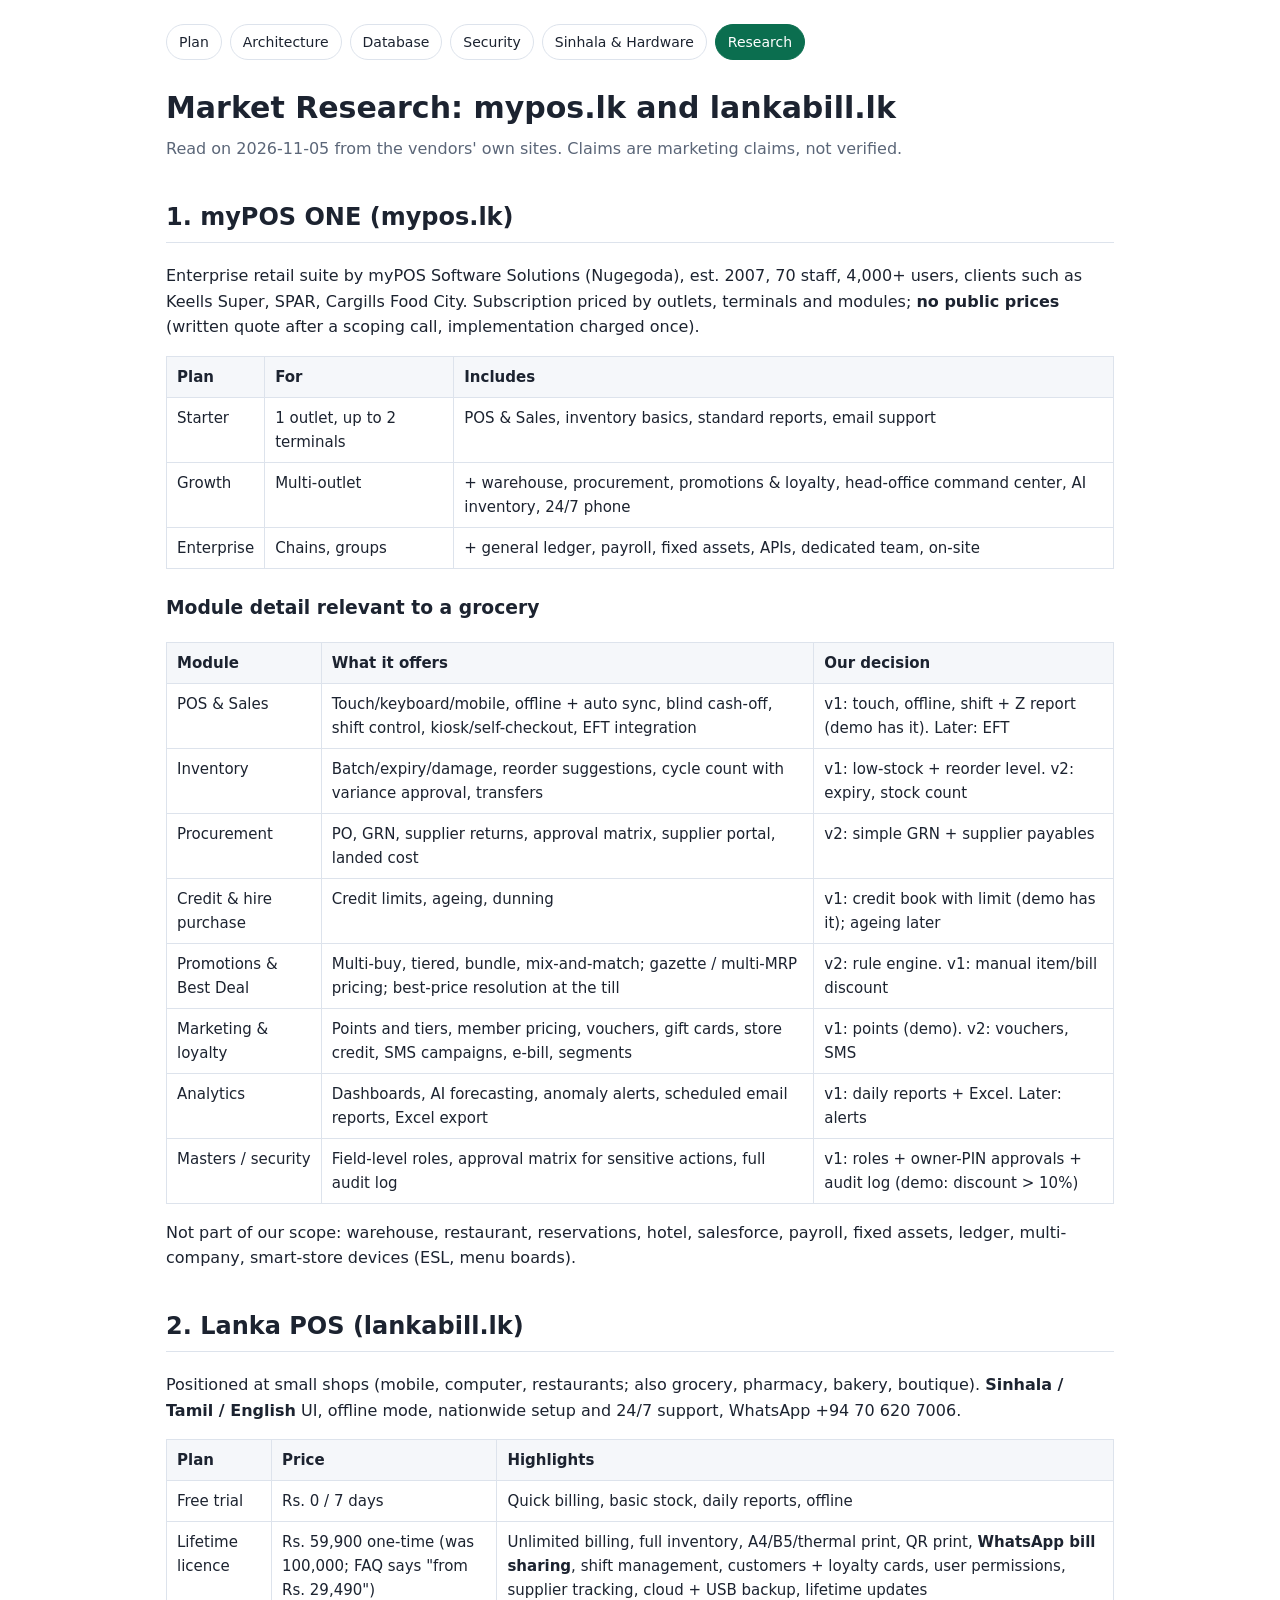
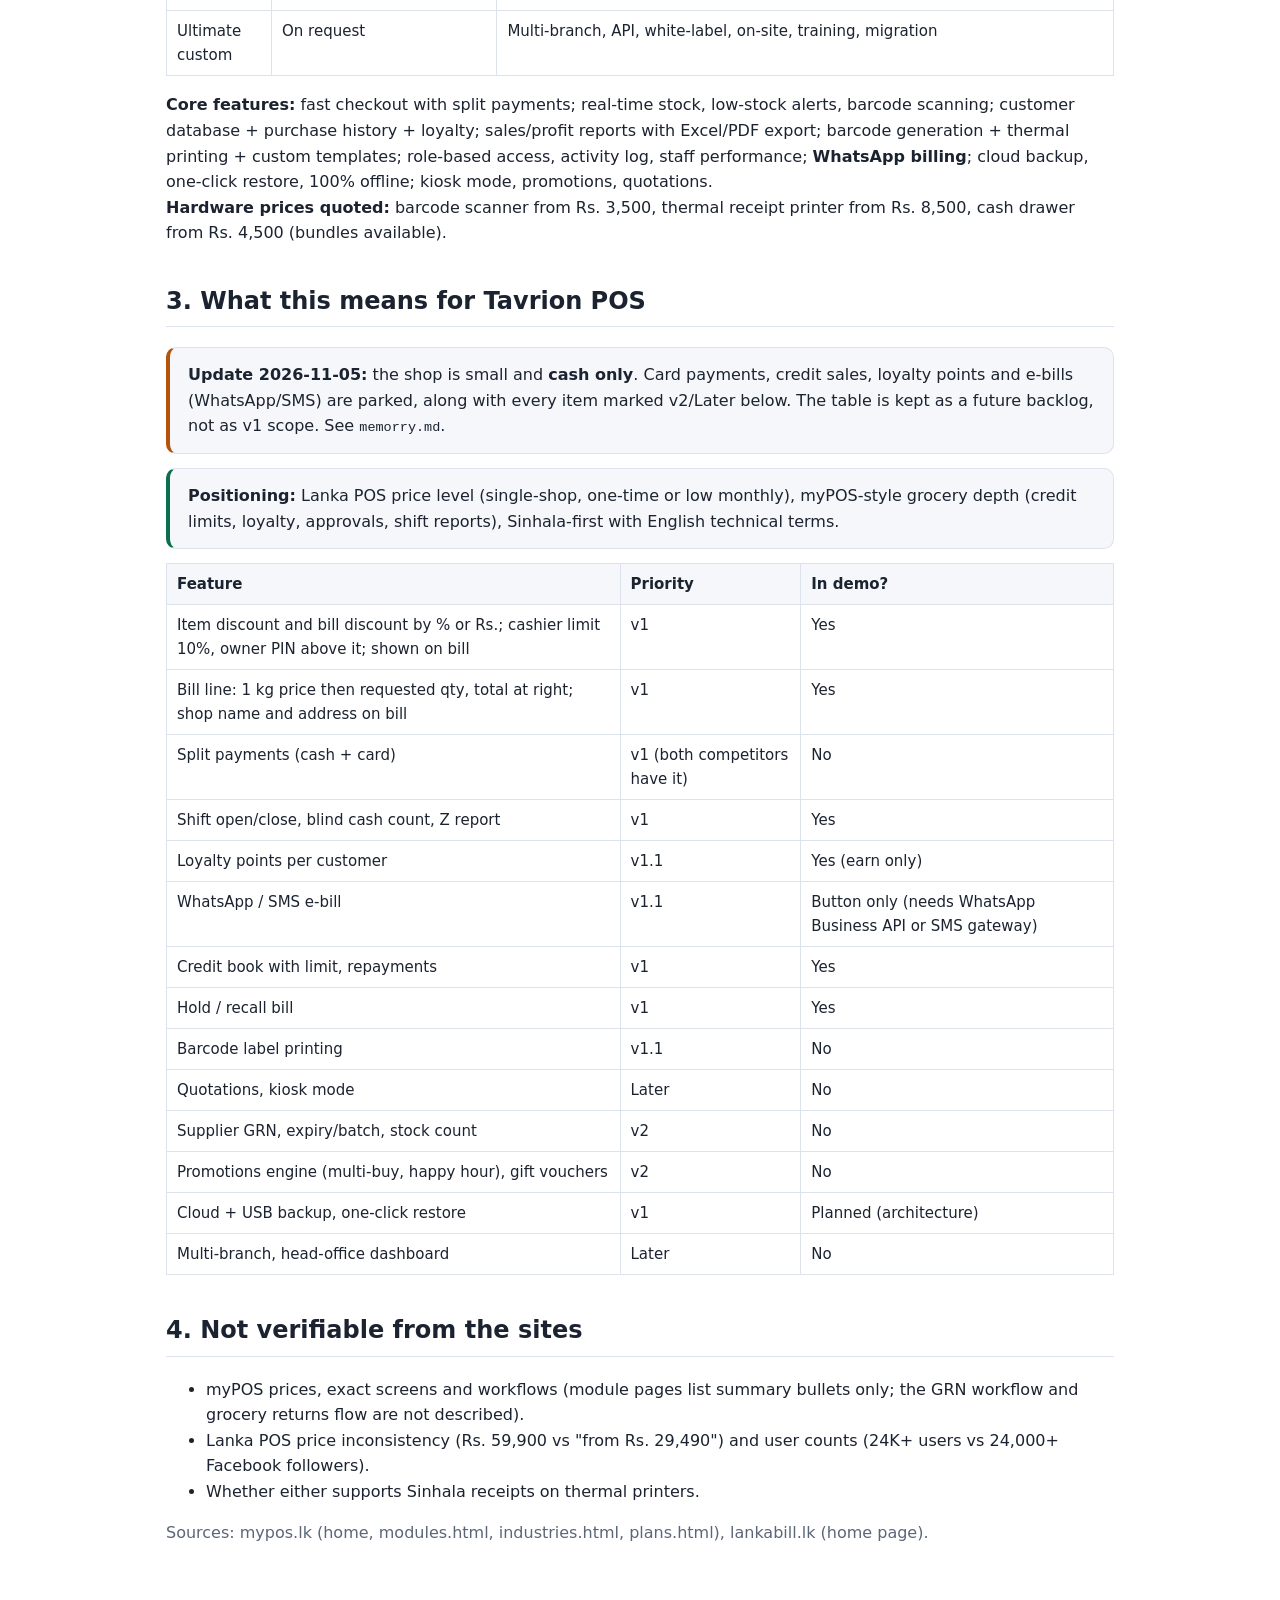
<file: docs/claude/research.html>
<!doctype html><html lang="en"><head><meta charset="utf-8"><meta name="viewport" content="width=device-width,initial-scale=1"><title>Market Research</title><link rel="stylesheet" href="style.css"></head><body><div class="wrap">
<nav><a href="plan.html">Plan</a><a href="architecture.html">Architecture</a><a href="database.html">Database</a><a href="security.html">Security</a><a href="localization-hardware.html">Sinhala &amp; Hardware</a><a class="on" href="research.html">Research</a></nav>
<h1>Market Research: mypos.lk and lankabill.lk</h1><p class="sub">Read on 2026-11-05 from the vendors' own sites. Claims are marketing claims, not verified.</p>

<h2>1. myPOS ONE (mypos.lk)</h2>
<p>Enterprise retail suite by myPOS Software Solutions (Nugegoda), est. 2007, 70 staff, 4,000+ users, clients such as Keells Super, SPAR, Cargills Food City. Subscription priced by outlets, terminals and modules; <b>no public prices</b> (written quote after a scoping call, implementation charged once).</p>
<table><tr><th>Plan</th><th>For</th><th>Includes</th></tr>
<tr><td>Starter</td><td>1 outlet, up to 2 terminals</td><td>POS &amp; Sales, inventory basics, standard reports, email support</td></tr>
<tr><td>Growth</td><td>Multi-outlet</td><td>+ warehouse, procurement, promotions &amp; loyalty, head-office command center, AI inventory, 24/7 phone</td></tr>
<tr><td>Enterprise</td><td>Chains, groups</td><td>+ general ledger, payroll, fixed assets, APIs, dedicated team, on-site</td></tr></table>
<h3>Module detail relevant to a grocery</h3>
<table><tr><th>Module</th><th>What it offers</th><th>Our decision</th></tr>
<tr><td>POS &amp; Sales</td><td>Touch/keyboard/mobile, offline + auto sync, blind cash-off, shift control, kiosk/self-checkout, EFT integration</td><td>v1: touch, offline, shift + Z report (demo has it). Later: EFT</td></tr>
<tr><td>Inventory</td><td>Batch/expiry/damage, reorder suggestions, cycle count with variance approval, transfers</td><td>v1: low-stock + reorder level. v2: expiry, stock count</td></tr>
<tr><td>Procurement</td><td>PO, GRN, supplier returns, approval matrix, supplier portal, landed cost</td><td>v2: simple GRN + supplier payables</td></tr>
<tr><td>Credit &amp; hire purchase</td><td>Credit limits, ageing, dunning</td><td>v1: credit book with limit (demo has it); ageing later</td></tr>
<tr><td>Promotions &amp; Best Deal</td><td>Multi-buy, tiered, bundle, mix-and-match; gazette / multi-MRP pricing; best-price resolution at the till</td><td>v2: rule engine. v1: manual item/bill discount</td></tr>
<tr><td>Marketing &amp; loyalty</td><td>Points and tiers, member pricing, vouchers, gift cards, store credit, SMS campaigns, e-bill, segments</td><td>v1: points (demo). v2: vouchers, SMS</td></tr>
<tr><td>Analytics</td><td>Dashboards, AI forecasting, anomaly alerts, scheduled email reports, Excel export</td><td>v1: daily reports + Excel. Later: alerts</td></tr>
<tr><td>Masters / security</td><td>Field-level roles, approval matrix for sensitive actions, full audit log</td><td>v1: roles + owner-PIN approvals + audit log (demo: discount &gt; 10%)</td></tr></table>
<p>Not part of our scope: warehouse, restaurant, reservations, hotel, salesforce, payroll, fixed assets, ledger, multi-company, smart-store devices (ESL, menu boards).</p>

<h2>2. Lanka POS (lankabill.lk)</h2>
<p>Positioned at small shops (mobile, computer, restaurants; also grocery, pharmacy, bakery, boutique). <b>Sinhala / Tamil / English</b> UI, offline mode, nationwide setup and 24/7 support, WhatsApp +94 70 620 7006.</p>
<table><tr><th>Plan</th><th>Price</th><th>Highlights</th></tr>
<tr><td>Free trial</td><td>Rs. 0 / 7 days</td><td>Quick billing, basic stock, daily reports, offline</td></tr>
<tr><td>Lifetime licence</td><td>Rs. 59,900 one-time (was 100,000; FAQ says "from Rs. 29,490")</td><td>Unlimited billing, full inventory, A4/B5/thermal print, QR print, <b>WhatsApp bill sharing</b>, shift management, customers + loyalty cards, user permissions, supplier tracking, cloud + USB backup, lifetime updates</td></tr>
<tr><td>Ultimate custom</td><td>On request</td><td>Multi-branch, API, white-label, on-site, training, migration</td></tr></table>
<p><b>Core features:</b> fast checkout with split payments; real-time stock, low-stock alerts, barcode scanning; customer database + purchase history + loyalty; sales/profit reports with Excel/PDF export; barcode generation + thermal printing + custom templates; role-based access, activity log, staff performance; <b>WhatsApp billing</b>; cloud backup, one-click restore, 100% offline; kiosk mode, promotions, quotations.<br>
<b>Hardware prices quoted:</b> barcode scanner from Rs. 3,500, thermal receipt printer from Rs. 8,500, cash drawer from Rs. 4,500 (bundles available).</p>

<h2>3. What this means for Tavrion POS</h2>
<div class="card warn"><b>Update 2026-11-05:</b> the shop is small and <b>cash only</b>. Card payments, credit sales, loyalty points and e-bills (WhatsApp/SMS) are parked, along with every item marked v2/Later below. The table is kept as a future backlog, not as v1 scope. See <code>memorry.md</code>.</div>
<div class="card ok"><b>Positioning:</b> Lanka POS price level (single-shop, one-time or low monthly), myPOS-style grocery depth (credit limits, loyalty, approvals, shift reports), Sinhala-first with English technical terms.</div>
<table><tr><th>Feature</th><th>Priority</th><th>In demo?</th></tr>
<tr><td>Item discount and bill discount by % or Rs.; cashier limit 10%, owner PIN above it; shown on bill</td><td>v1</td><td>Yes</td></tr>
<tr><td>Bill line: 1 kg price then requested qty, total at right; shop name and address on bill</td><td>v1</td><td>Yes</td></tr>
<tr><td>Split payments (cash + card)</td><td>v1 (both competitors have it)</td><td>No</td></tr>
<tr><td>Shift open/close, blind cash count, Z report</td><td>v1</td><td>Yes</td></tr>
<tr><td>Loyalty points per customer</td><td>v1.1</td><td>Yes (earn only)</td></tr>
<tr><td>WhatsApp / SMS e-bill</td><td>v1.1</td><td>Button only (needs WhatsApp Business API or SMS gateway)</td></tr>
<tr><td>Credit book with limit, repayments</td><td>v1</td><td>Yes</td></tr>
<tr><td>Hold / recall bill</td><td>v1</td><td>Yes</td></tr>
<tr><td>Barcode label printing</td><td>v1.1</td><td>No</td></tr>
<tr><td>Quotations, kiosk mode</td><td>Later</td><td>No</td></tr>
<tr><td>Supplier GRN, expiry/batch, stock count</td><td>v2</td><td>No</td></tr>
<tr><td>Promotions engine (multi-buy, happy hour), gift vouchers</td><td>v2</td><td>No</td></tr>
<tr><td>Cloud + USB backup, one-click restore</td><td>v1</td><td>Planned (architecture)</td></tr>
<tr><td>Multi-branch, head-office dashboard</td><td>Later</td><td>No</td></tr></table>

<h2>4. Not verifiable from the sites</h2>
<ul><li>myPOS prices, exact screens and workflows (module pages list summary bullets only; the GRN workflow and grocery returns flow are not described).</li><li>Lanka POS price inconsistency (Rs. 59,900 vs "from Rs. 29,490") and user counts (24K+ users vs 24,000+ Facebook followers).</li><li>Whether either supports Sinhala receipts on thermal printers.</li></ul>
<p class="sub">Sources: mypos.lk (home, modules.html, industries.html, plans.html), lankabill.lk (home page).</p>
</div></body></html>
</file>
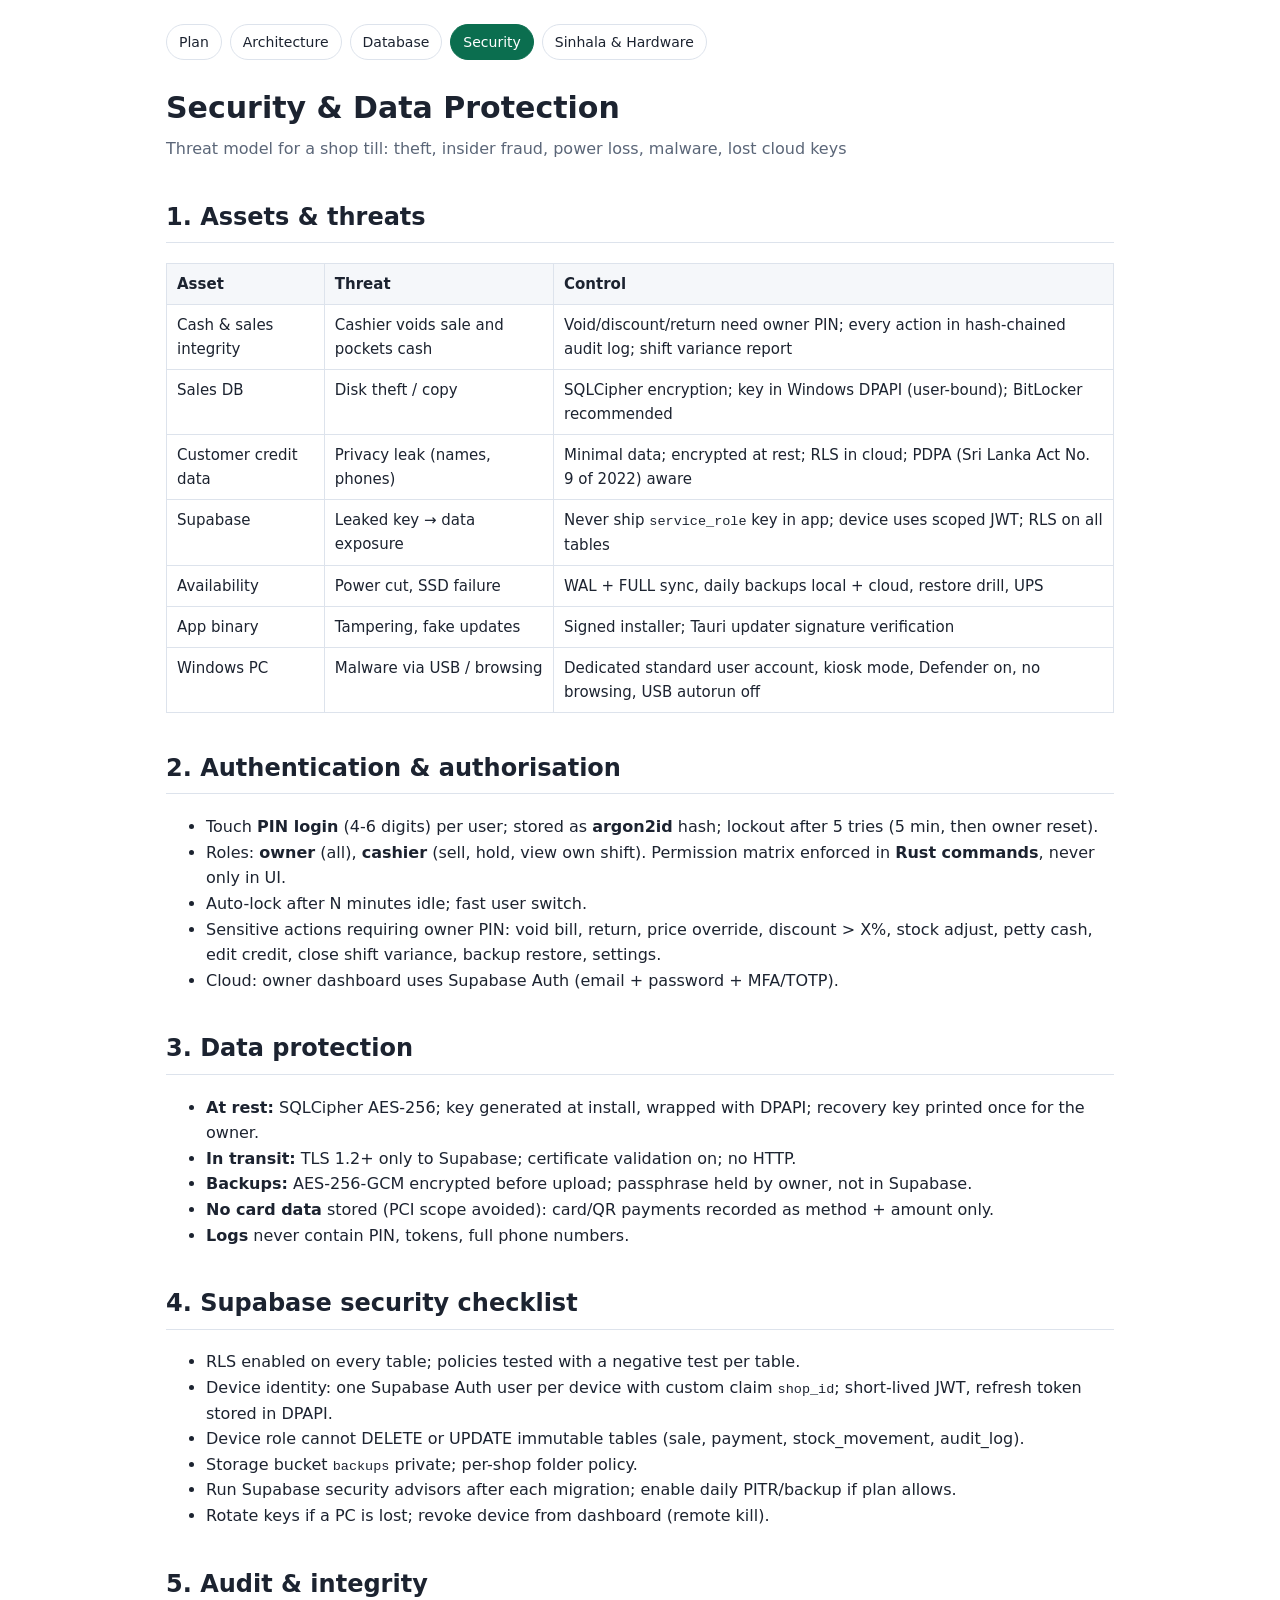
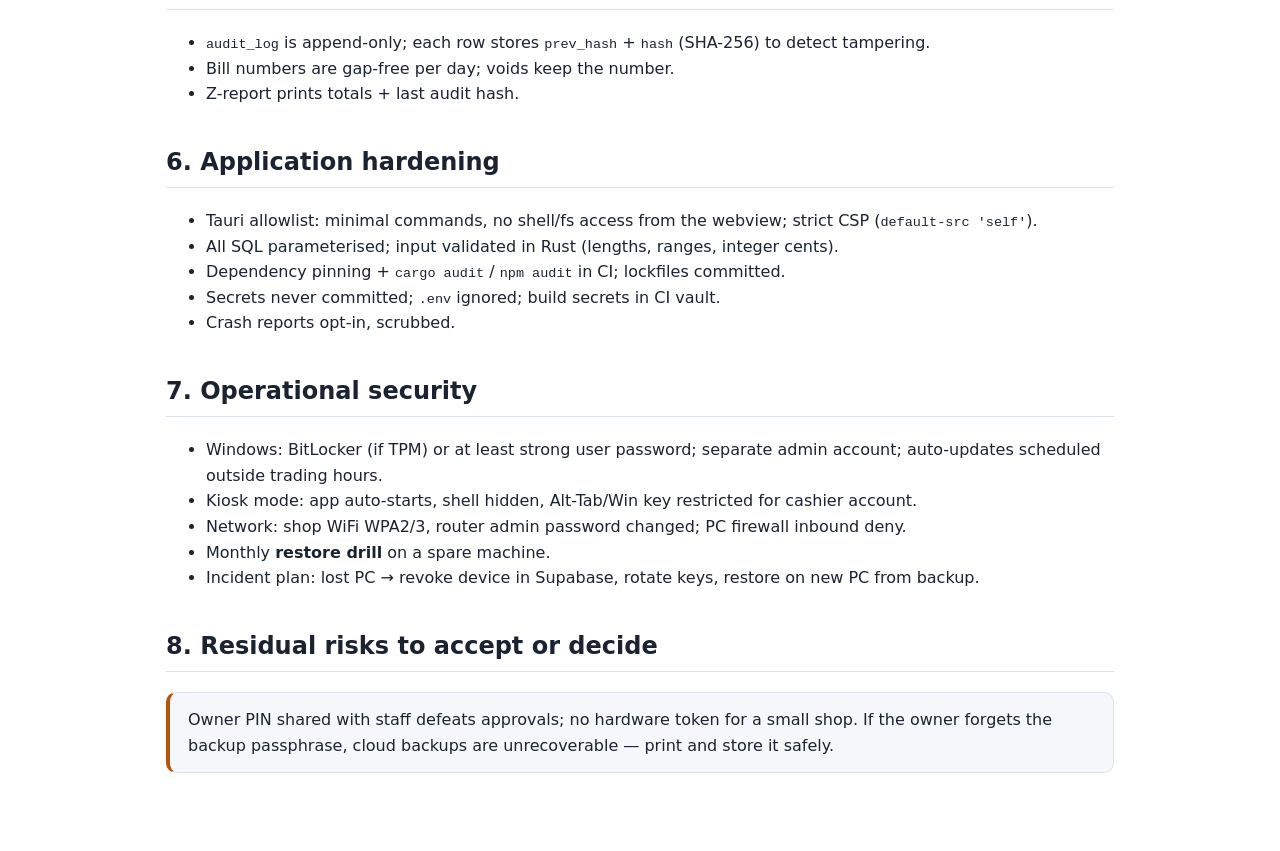
<file: docs/claude/security.html>
<!doctype html><html lang="en"><head><meta charset="utf-8"><meta name="viewport" content="width=device-width,initial-scale=1"><title>Tavrion POS Security</title><link rel="stylesheet" href="style.css"></head><body><div class="wrap">
<nav><a href="plan.html">Plan</a><a href="architecture.html">Architecture</a><a href="database.html">Database</a><a class="on" href="security.html">Security</a><a href="localization-hardware.html">Sinhala &amp; Hardware</a></nav>
<h1>Security &amp; Data Protection</h1><p class="sub">Threat model for a shop till: theft, insider fraud, power loss, malware, lost cloud keys</p>

<h2>1. Assets &amp; threats</h2>
<table><tr><th>Asset</th><th>Threat</th><th>Control</th></tr>
<tr><td>Cash &amp; sales integrity</td><td>Cashier voids sale and pockets cash</td><td>Void/discount/return need owner PIN; every action in hash-chained audit log; shift variance report</td></tr>
<tr><td>Sales DB</td><td>Disk theft / copy</td><td>SQLCipher encryption; key in Windows DPAPI (user-bound); BitLocker recommended</td></tr>
<tr><td>Customer credit data</td><td>Privacy leak (names, phones)</td><td>Minimal data; encrypted at rest; RLS in cloud; PDPA (Sri Lanka Act No. 9 of 2022) aware</td></tr>
<tr><td>Supabase</td><td>Leaked key → data exposure</td><td>Never ship <code>service_role</code> key in app; device uses scoped JWT; RLS on all tables</td></tr>
<tr><td>Availability</td><td>Power cut, SSD failure</td><td>WAL + FULL sync, daily backups local + cloud, restore drill, UPS</td></tr>
<tr><td>App binary</td><td>Tampering, fake updates</td><td>Signed installer; Tauri updater signature verification</td></tr>
<tr><td>Windows PC</td><td>Malware via USB / browsing</td><td>Dedicated standard user account, kiosk mode, Defender on, no browsing, USB autorun off</td></tr></table>

<h2>2. Authentication &amp; authorisation</h2>
<ul><li>Touch <b>PIN login</b> (4-6 digits) per user; stored as <b>argon2id</b> hash; lockout after 5 tries (5 min, then owner reset).</li><li>Roles: <b>owner</b> (all), <b>cashier</b> (sell, hold, view own shift). Permission matrix enforced in <b>Rust commands</b>, never only in UI.</li><li>Auto-lock after N minutes idle; fast user switch.</li><li>Sensitive actions requiring owner PIN: void bill, return, price override, discount &gt; X%, stock adjust, petty cash, edit credit, close shift variance, backup restore, settings.</li><li>Cloud: owner dashboard uses Supabase Auth (email + password + MFA/TOTP).</li></ul>

<h2>3. Data protection</h2>
<ul><li><b>At rest:</b> SQLCipher AES-256; key generated at install, wrapped with DPAPI; recovery key printed once for the owner.</li><li><b>In transit:</b> TLS 1.2+ only to Supabase; certificate validation on; no HTTP.</li><li><b>Backups:</b> AES-256-GCM encrypted before upload; passphrase held by owner, not in Supabase.</li><li><b>No card data</b> stored (PCI scope avoided): card/QR payments recorded as method + amount only.</li><li><b>Logs</b> never contain PIN, tokens, full phone numbers.</li></ul>

<h2>4. Supabase security checklist</h2>
<ul><li>RLS enabled on every table; policies tested with a negative test per table.</li><li>Device identity: one Supabase Auth user per device with custom claim <code>shop_id</code>; short-lived JWT, refresh token stored in DPAPI.</li><li>Device role cannot DELETE or UPDATE immutable tables (sale, payment, stock_movement, audit_log).</li><li>Storage bucket <code>backups</code> private; per-shop folder policy.</li><li>Run Supabase security advisors after each migration; enable daily PITR/backup if plan allows.</li><li>Rotate keys if a PC is lost; revoke device from dashboard (remote kill).</li></ul>

<h2>5. Audit &amp; integrity</h2>
<ul><li><code>audit_log</code> is append-only; each row stores <code>prev_hash</code> + <code>hash</code> (SHA-256) to detect tampering.</li><li>Bill numbers are gap-free per day; voids keep the number.</li><li>Z-report prints totals + last audit hash.</li></ul>

<h2>6. Application hardening</h2>
<ul><li>Tauri allowlist: minimal commands, no shell/fs access from the webview; strict CSP (<code>default-src 'self'</code>).</li><li>All SQL parameterised; input validated in Rust (lengths, ranges, integer cents).</li><li>Dependency pinning + <code>cargo audit</code> / <code>npm audit</code> in CI; lockfiles committed.</li><li>Secrets never committed; <code>.env</code> ignored; build secrets in CI vault.</li><li>Crash reports opt-in, scrubbed.</li></ul>

<h2>7. Operational security</h2>
<ul><li>Windows: BitLocker (if TPM) or at least strong user password; separate admin account; auto-updates scheduled outside trading hours.</li><li>Kiosk mode: app auto-starts, shell hidden, Alt-Tab/Win key restricted for cashier account.</li><li>Network: shop WiFi WPA2/3, router admin password changed; PC firewall inbound deny.</li><li>Monthly <b>restore drill</b> on a spare machine.</li><li>Incident plan: lost PC → revoke device in Supabase, rotate keys, restore on new PC from backup.</li></ul>

<h2>8. Residual risks to accept or decide</h2>
<div class="card warn">Owner PIN shared with staff defeats approvals; no hardware token for a small shop. If the owner forgets the backup passphrase, cloud backups are unrecoverable — print and store it safely.</div>
</div></body></html>
</file>
<file: docs/claude/style.css>
:root{--bg:#fff;--fg:#1c2330;--muted:#5b6678;--card:#f5f7fa;--line:#dde3ec;--acc:#0b6e4f;--warn:#b45309}
@media (prefers-color-scheme:dark){:root{--bg:#10151c;--fg:#e6ebf2;--muted:#98a3b5;--card:#182029;--line:#2a3544;--acc:#3ecf8e;--warn:#f0a95a}}
*{box-sizing:border-box}
body{margin:0;background:var(--bg);color:var(--fg);font:16px/1.6 "Segoe UI","Iskoola Pota","Noto Sans Sinhala",system-ui,sans-serif}
.wrap{max-width:980px;margin:0 auto;padding:24px 16px 64px}
nav{display:flex;flex-wrap:wrap;gap:8px;margin-bottom:24px}
nav a{padding:6px 12px;border:1px solid var(--line);border-radius:999px;color:var(--fg);text-decoration:none;font-size:14px}
nav a.on,nav a:hover{background:var(--acc);color:#fff;border-color:var(--acc)}
h1{font-size:30px;margin:0 0 4px}h2{margin-top:36px;border-bottom:1px solid var(--line);padding-bottom:6px}h3{margin-top:24px}
.sub{color:var(--muted);margin-top:0}
.card{background:var(--card);border:1px solid var(--line);border-radius:10px;padding:14px 18px;margin:14px 0}
.warn{border-left:4px solid var(--warn)}.ok{border-left:4px solid var(--acc)}
table{border-collapse:collapse;width:100%;margin:12px 0;font-size:15px;display:block;overflow-x:auto}
th,td{border:1px solid var(--line);padding:8px 10px;text-align:left;vertical-align:top}th{background:var(--card)}
code,pre{font-family:Consolas,monospace;font-size:13.5px}
pre{background:var(--card);border:1px solid var(--line);border-radius:8px;padding:12px;overflow-x:auto}
.tag{display:inline-block;padding:1px 8px;border-radius:6px;background:var(--acc);color:#fff;font-size:12px}
.grid{display:grid;grid-template-columns:repeat(auto-fit,minmax(240px,1fr));gap:12px}
</file>
